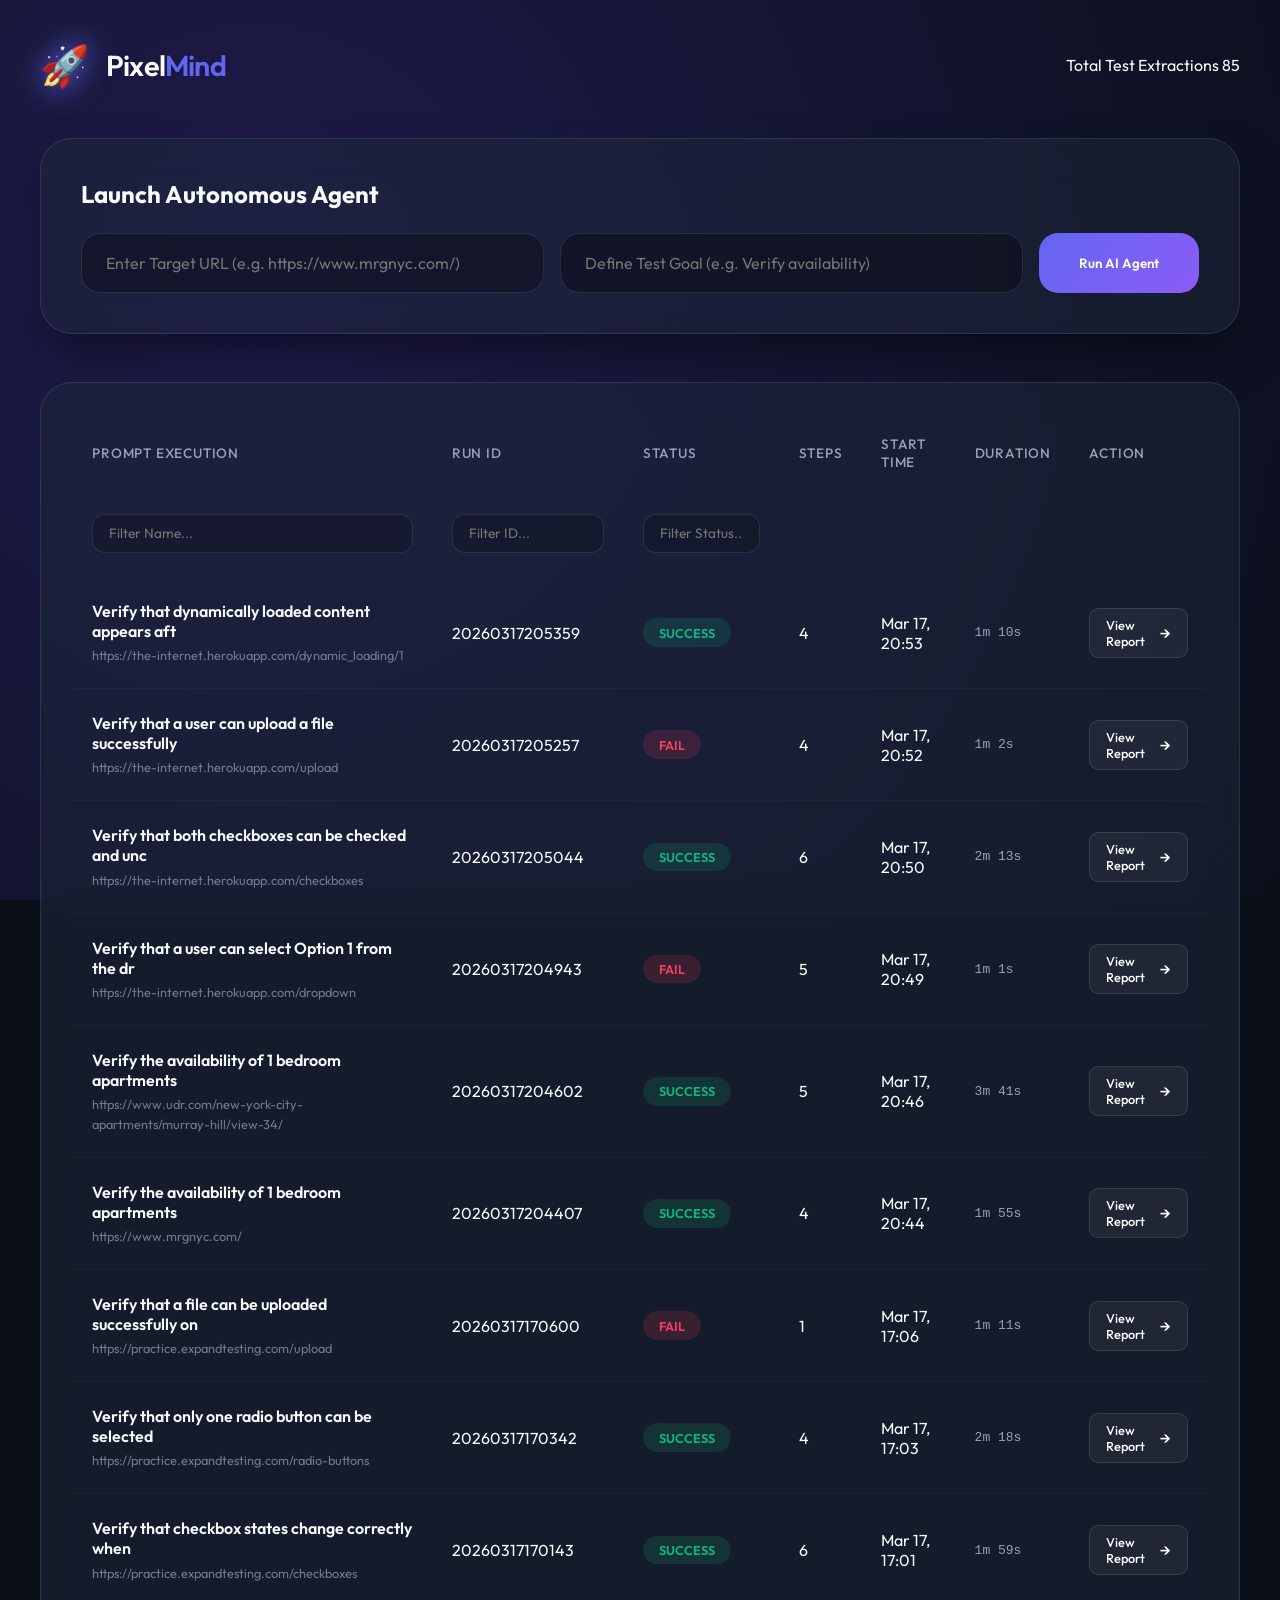
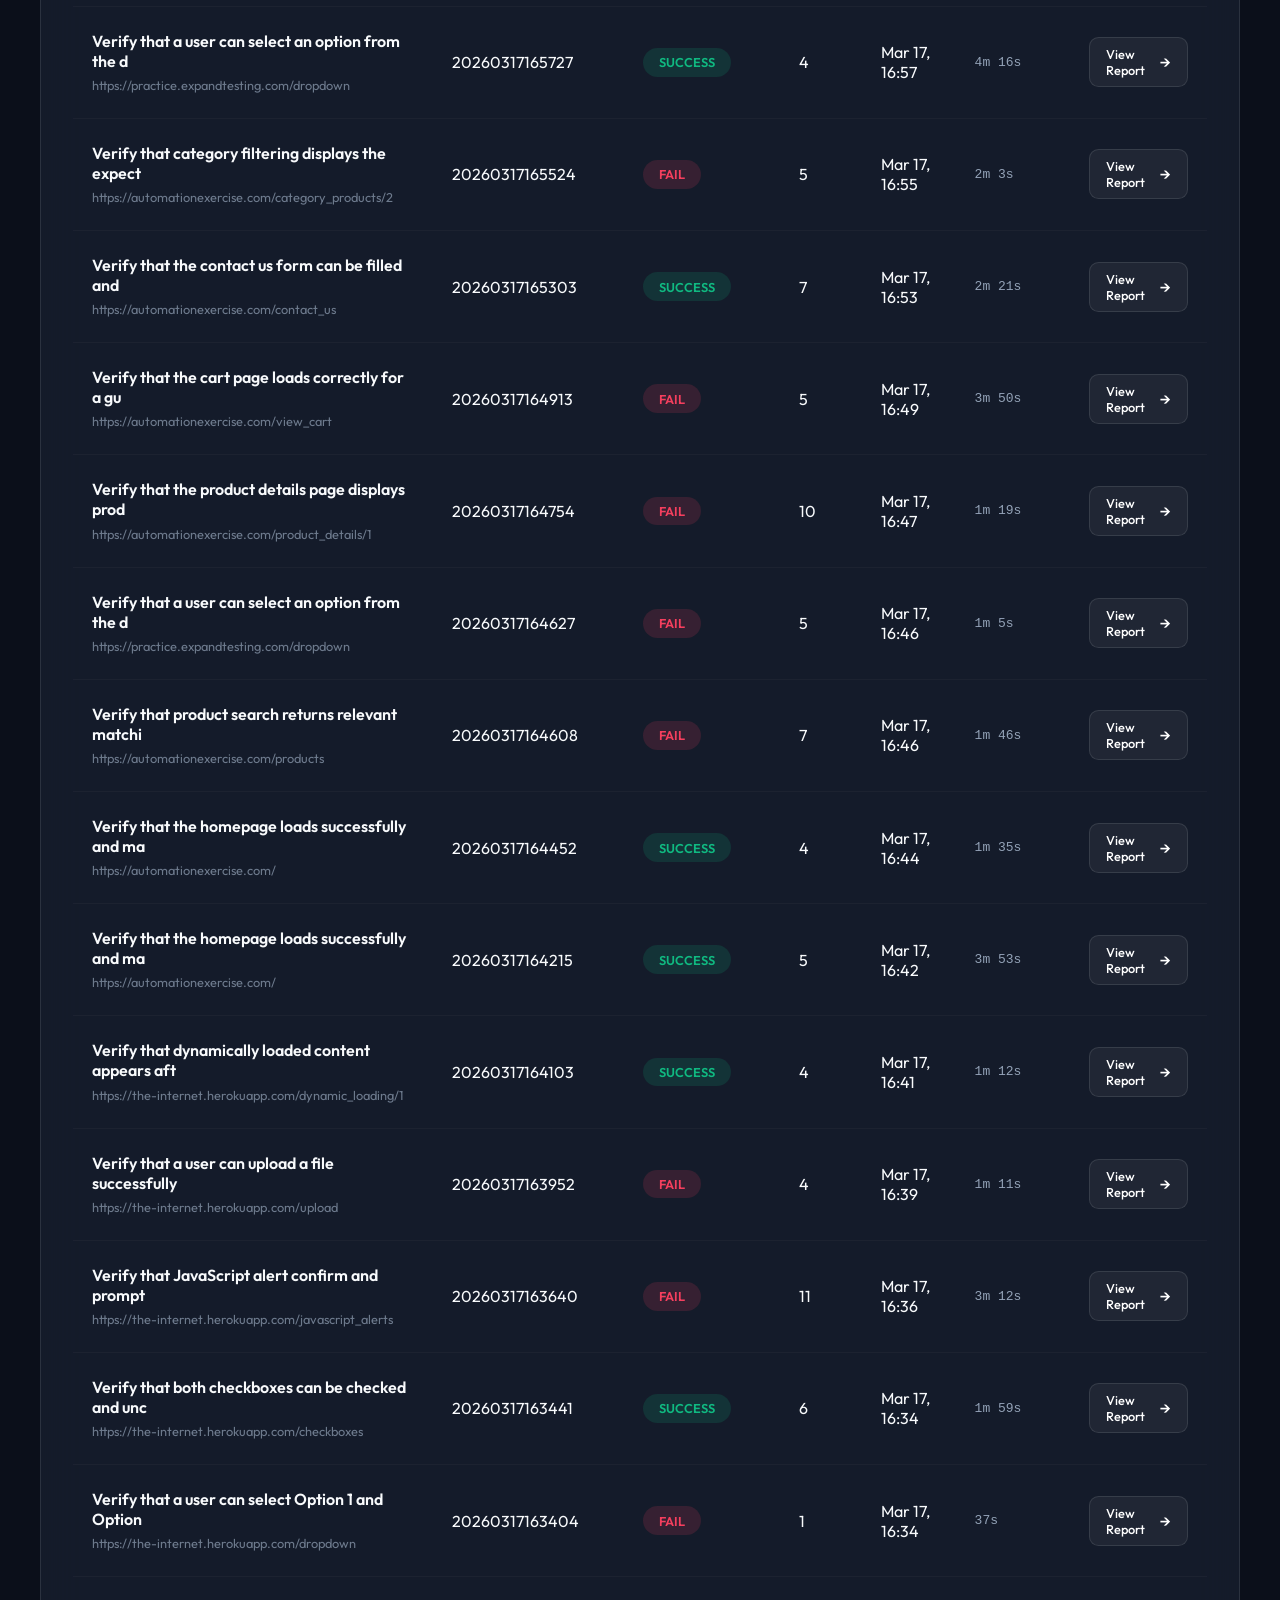
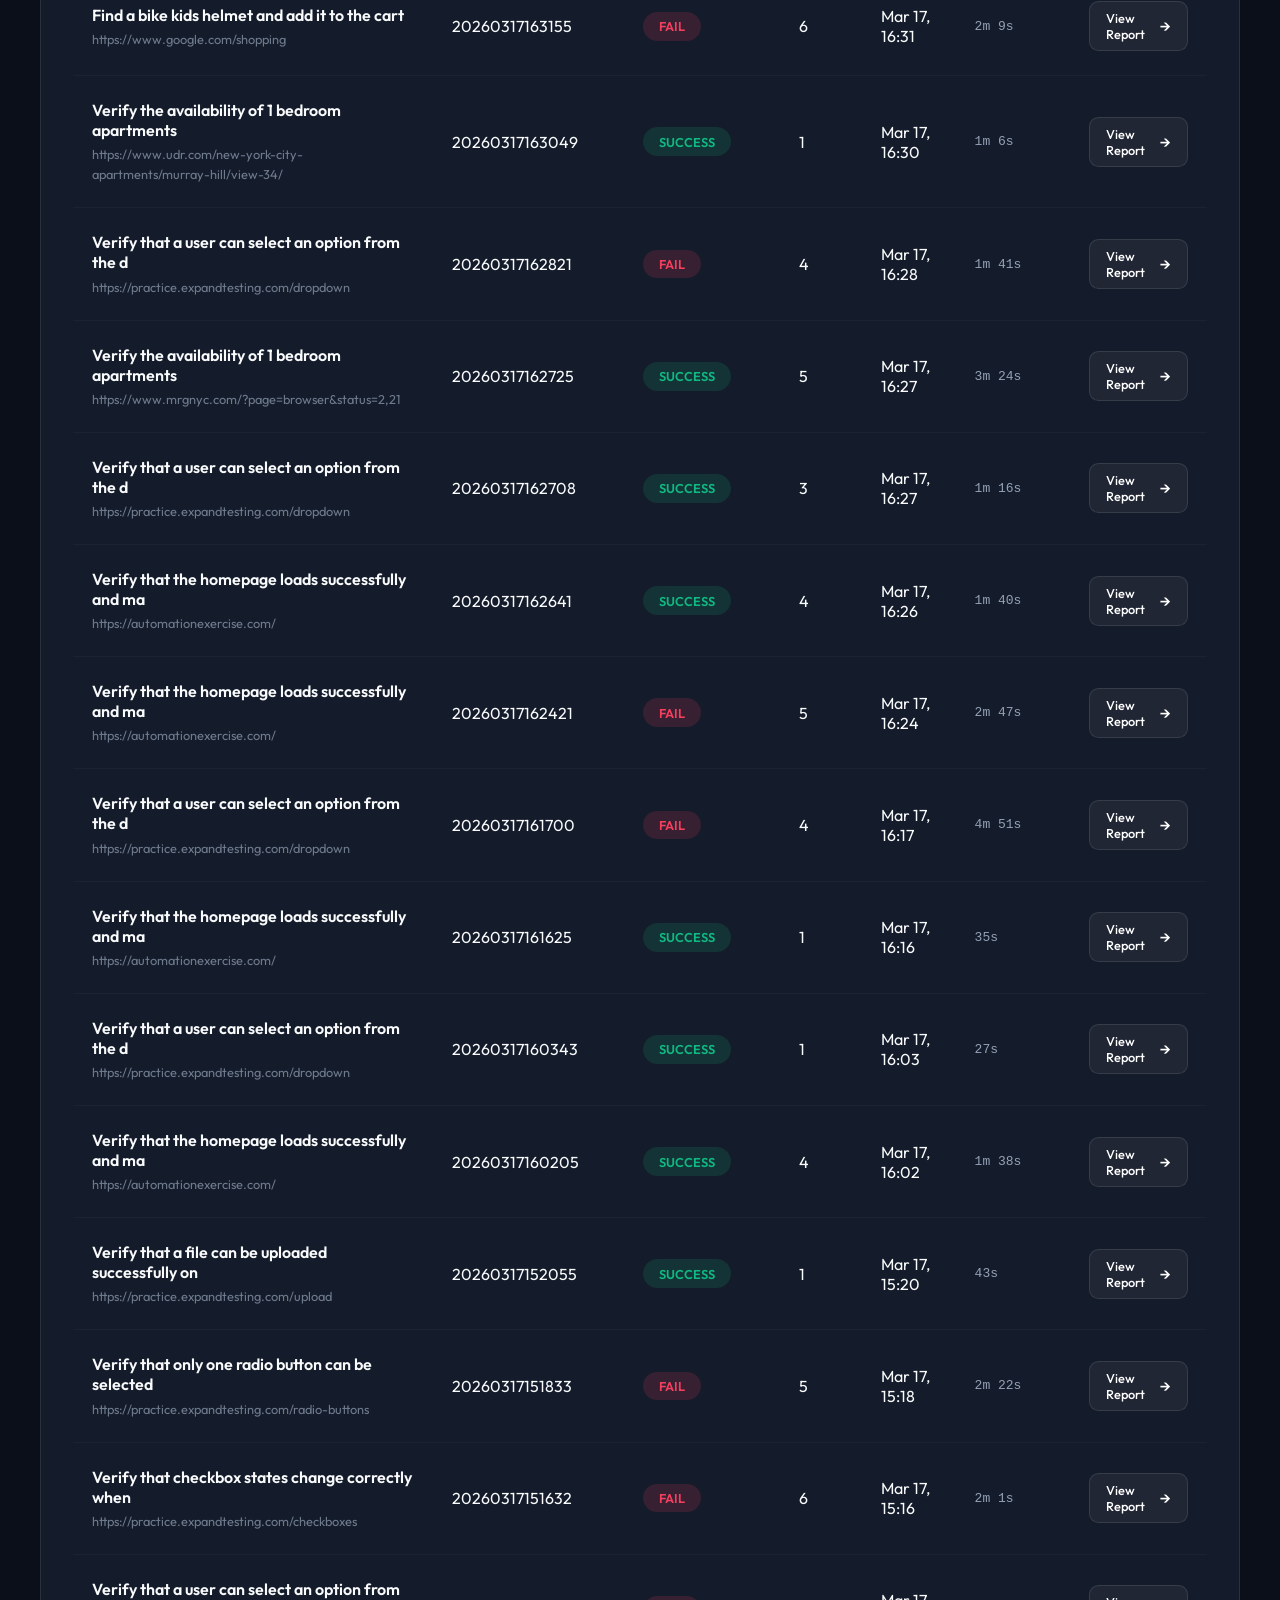
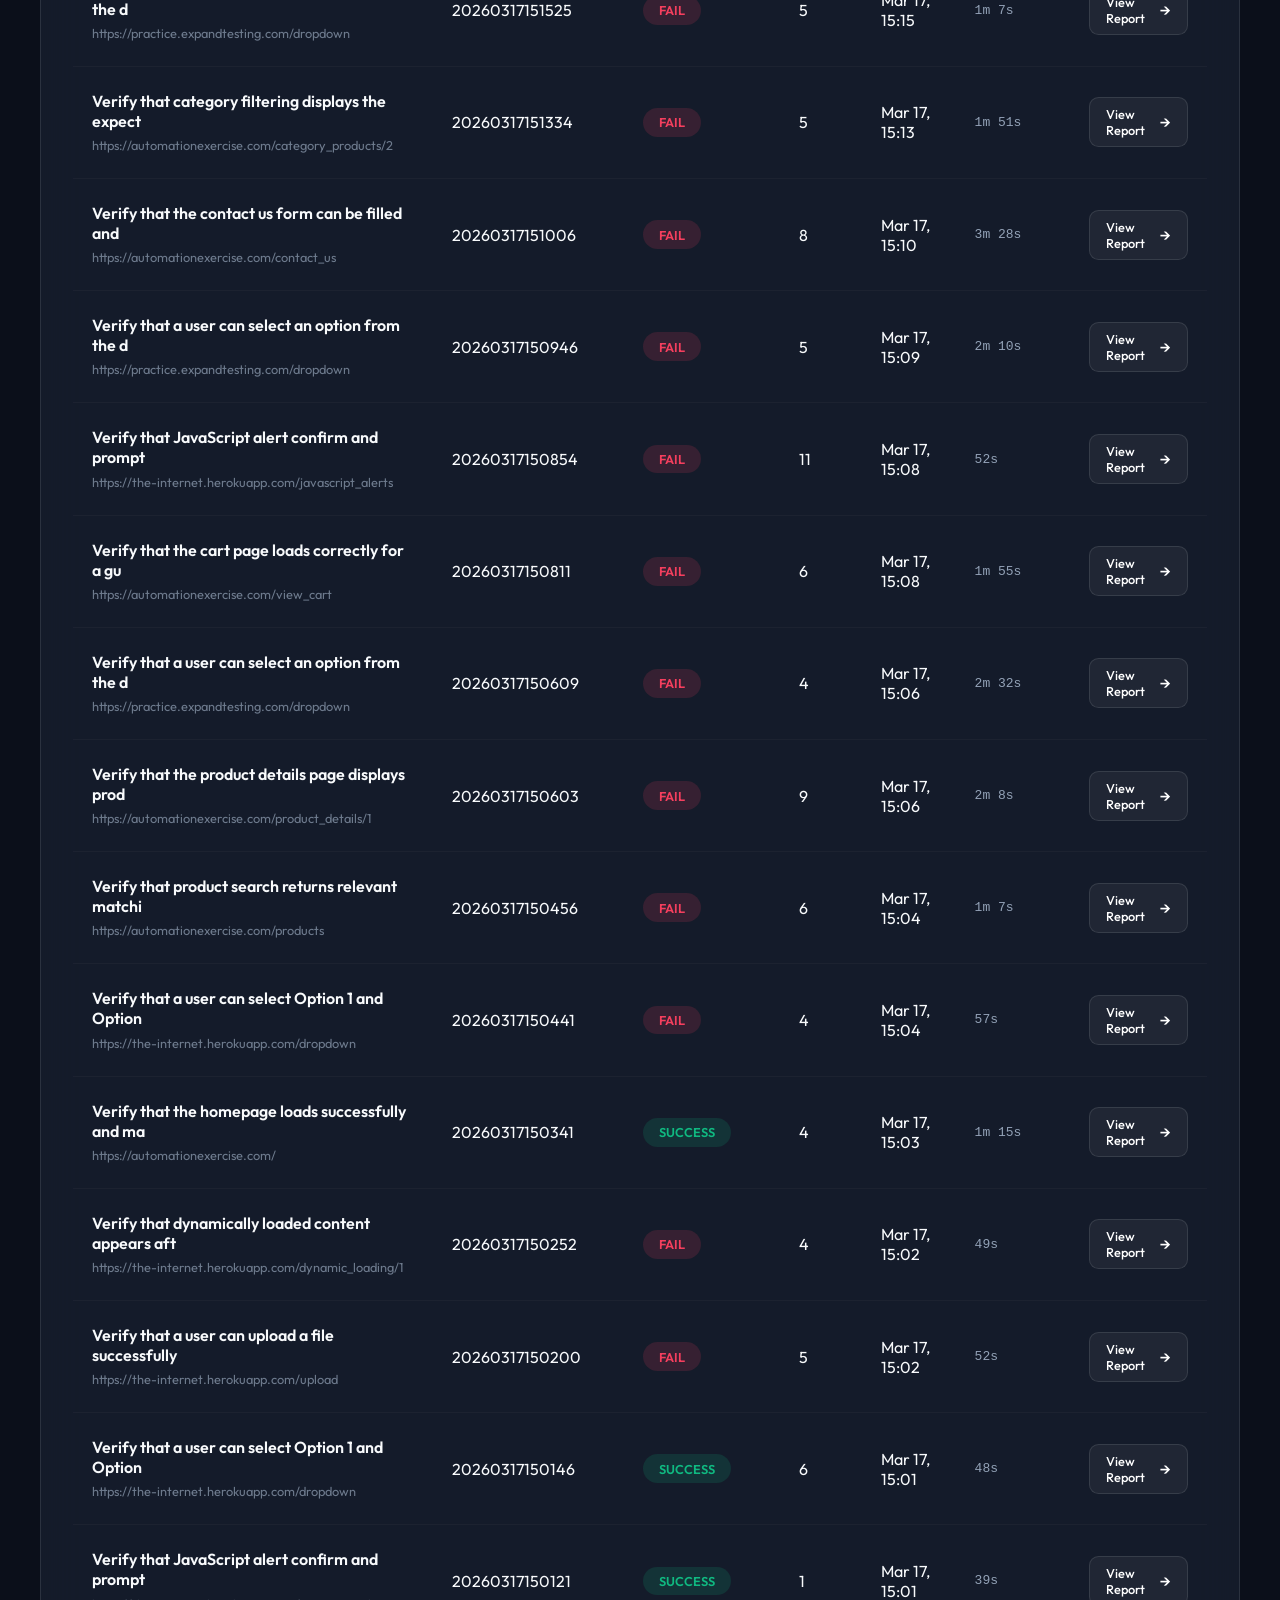
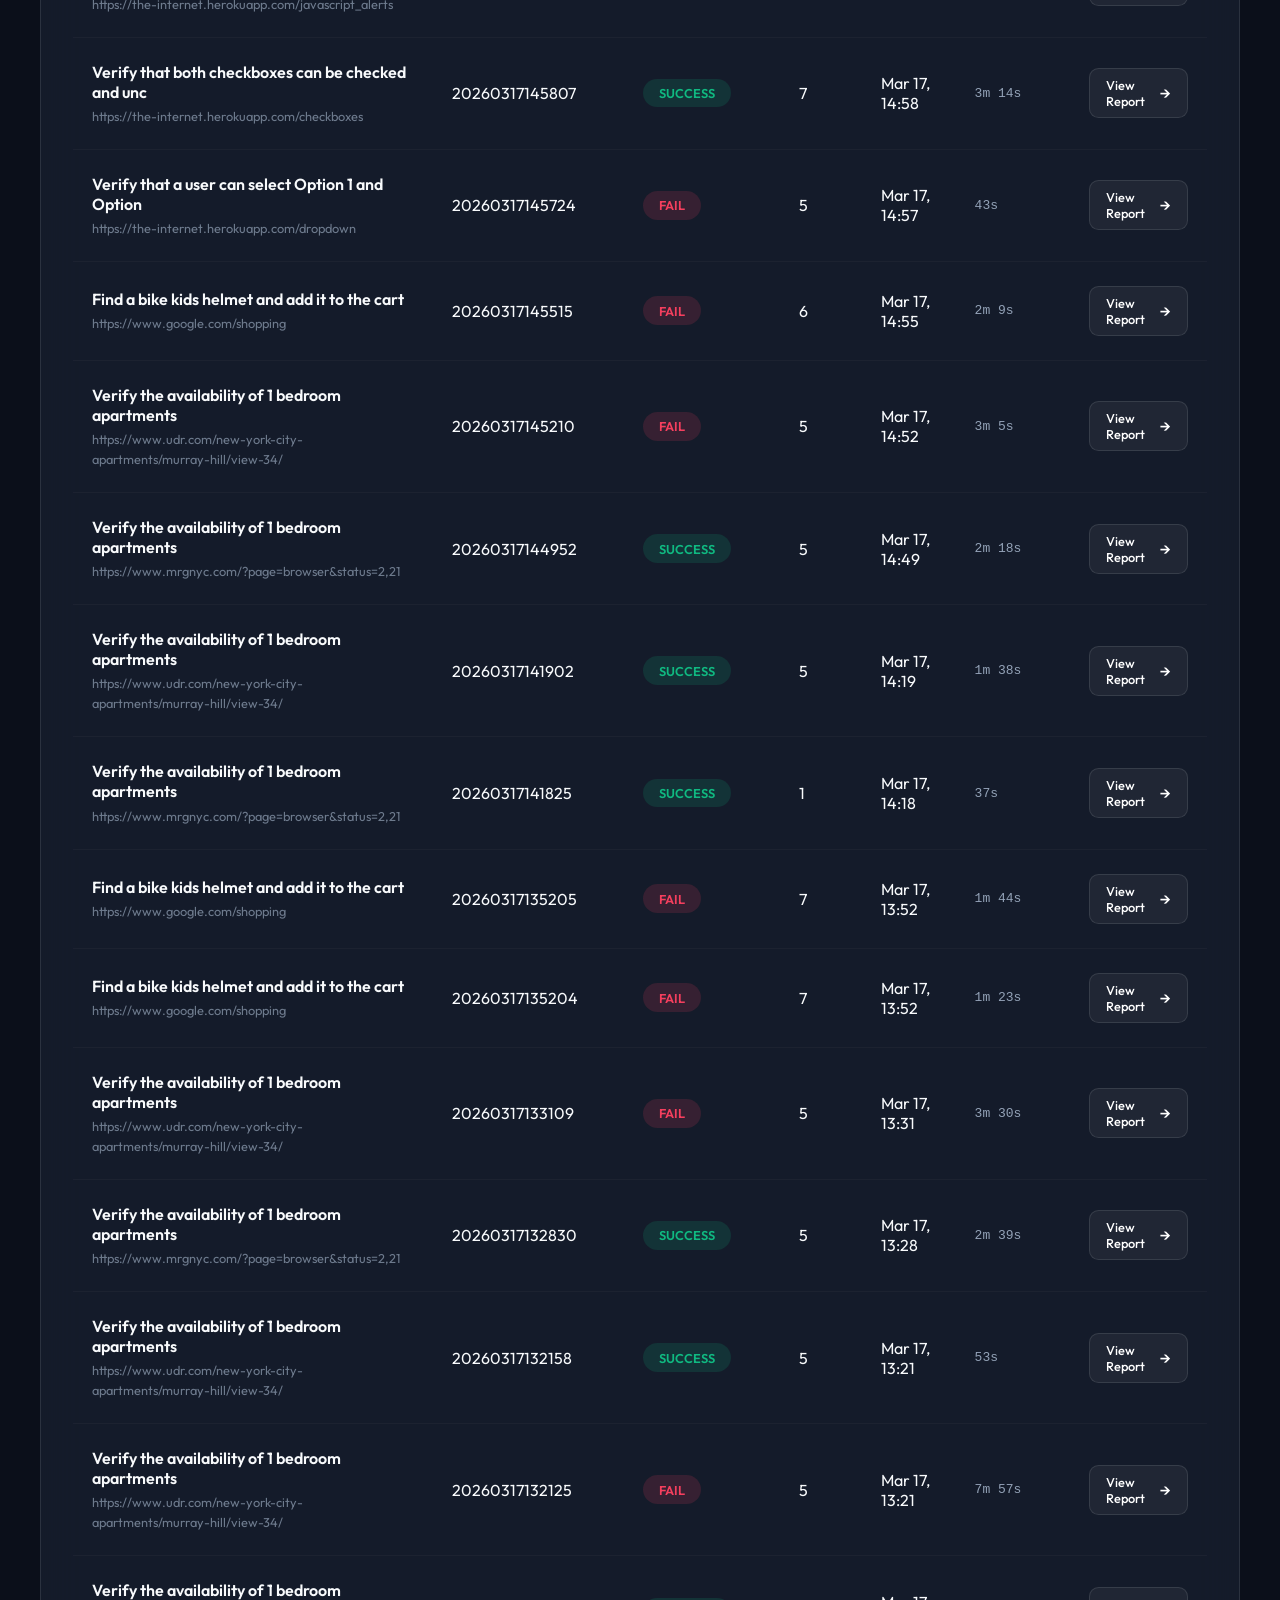
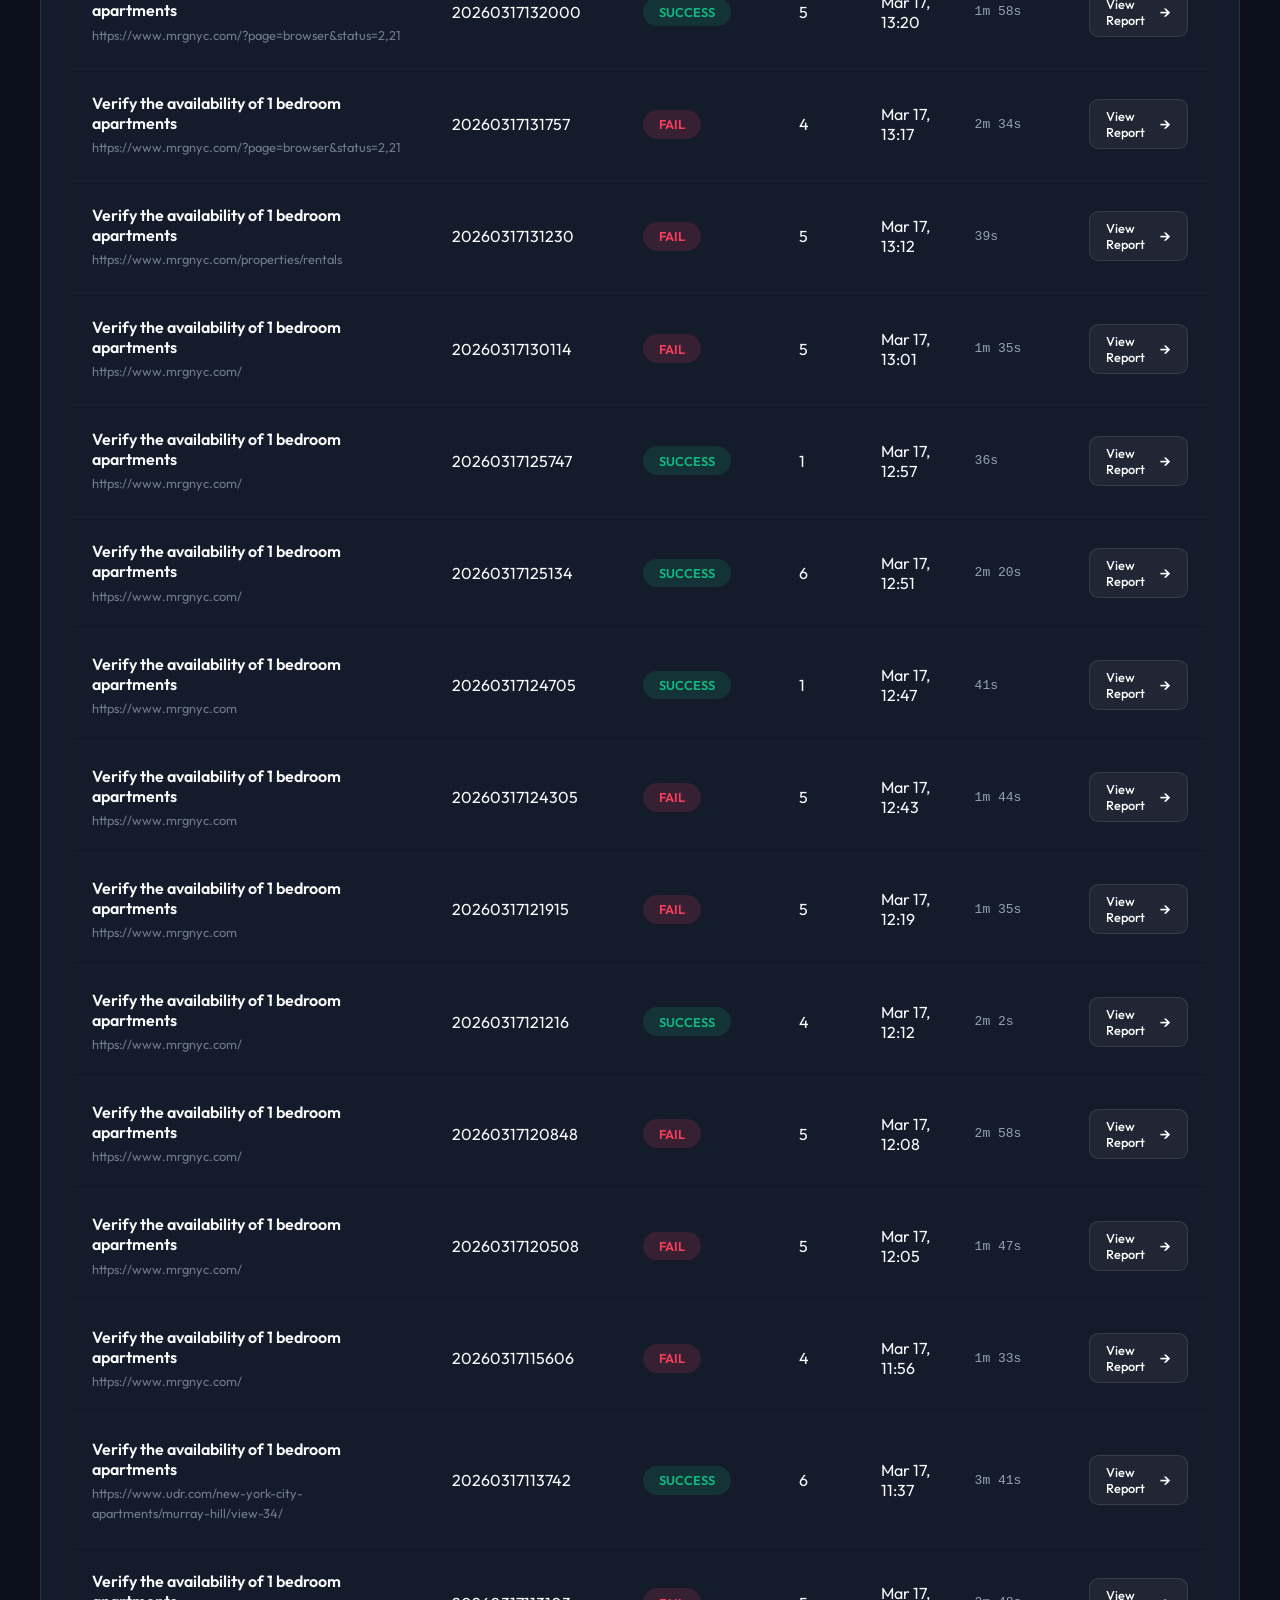
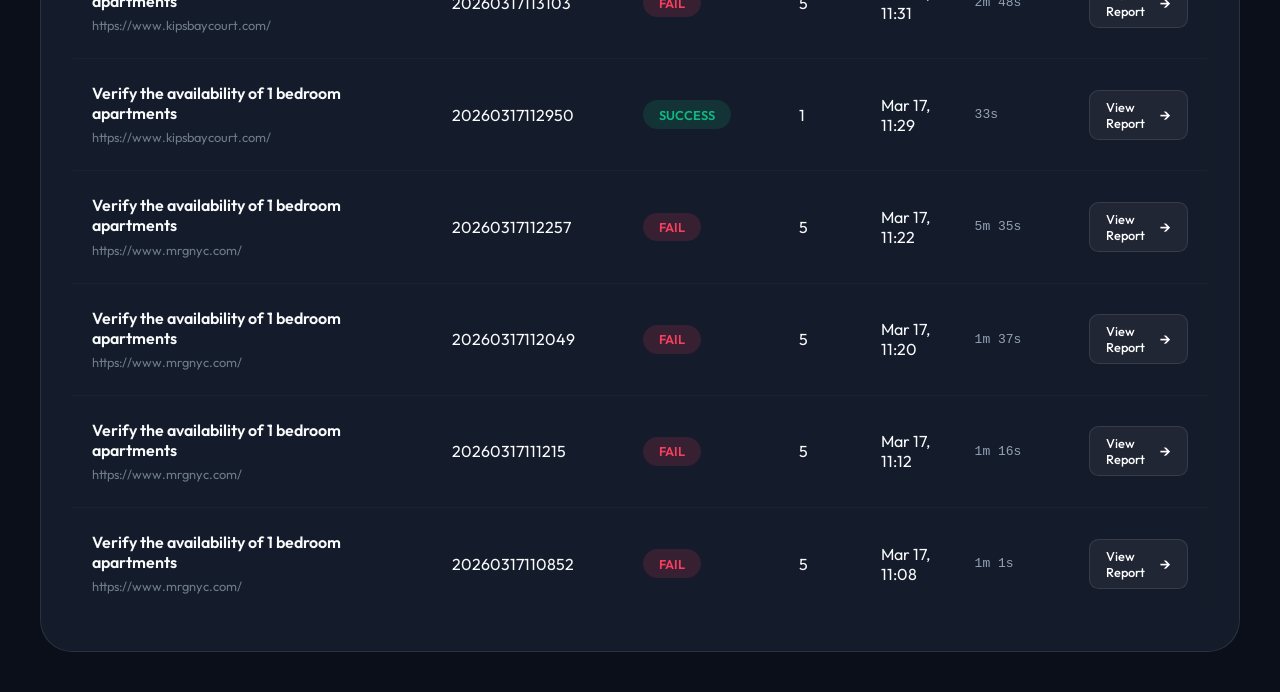
<file: dashboard/index.html>
<!DOCTYPE html>
<html lang="en">
<head>
    <meta charset="UTF-8">
    <meta name="viewport" content="width=device-width, initial-scale=1.0">
    <title>AI Testing Platform - Run Explorer</title>
    <link rel="stylesheet" href="style.css">
    <link href="https://fonts.googleapis.com/css2?family=Outfit:wght@300;400;500;600&display=swap" rel="stylesheet">
</head>
<body>
    <div class="glass-bg"></div>
    <div class="container">
        <header>
            <div class="logo">
                <span class="icon">🚀</span>
                <h1>Pixel<span>Mind</span></h1>
            </div>
            <div class="stats">
                <div class="stat-card">
                    <span class="label">Total Test Extractions</span>
                    <span class="value">85</span>
                </div>
            </div>
        </header>

        <section class="execution-control">
            <div class="control-card">
                <h2>Launch Autonomous Agent</h2>
                <div class="input-group">
                    <input type="text" id="test-url" placeholder="Enter Target URL (e.g. https://www.mrgnyc.com/)">
                    <input type="text" id="test-goal" placeholder="Define Test Goal (e.g. Verify availability)">
                    <button id="run-btn" onclick="startTest()">Run AI Agent</button>
                </div>
                <div id="live-status" class="live-status hidden">
                    <div class="pulse-icon"></div>
                    <span id="status-text">Initialising...</span>
                    <div class="progress-bar"><div id="progress-fill"></div></div>
                </div>
            </div>
        </section>

        <main>
            <section class="explorer-card">
                <div class="table-container">
                    <table class="run-table" id="runs-table">
                        <thead>
                            <tr class="header-row">
                                <th>Prompt execution</th>
                                <th>Run ID</th>
                                <th>Status</th>
                                <th>Steps</th>
                                <th>Start Time</th>
                                <th>Duration</th>
                                <th>Action</th>
                            </tr>
                            <tr class="filter-row">
                                <td><input type="text" id="filter-name" placeholder="Filter Name..." onkeyup="filterTable()"></td>
                                <td><input type="text" id="filter-id" placeholder="Filter ID..." onkeyup="filterTable()"></td>
                                <td><input type="text" id="filter-status" placeholder="Filter Status..." onkeyup="filterTable()"></td>
                                <td></td>
                                <td></td>
                                <td></td>
                                <td></td>
                            </tr>
                        </thead>
                        <tbody>
                            
        <tr>
            <td>
                <span class="run-name">Verify that dynamically loaded content appears aft</span>
                <span class="run-url">https://the-internet.herokuapp.com/dynamic_loading/1</span>
            </td>
            <td>20260317205359</td>
            <td><span class="status-pill success">SUCCESS</span></td>
            <td>4</td>
            <td>Mar 17, 20:53</td>
            <td class="run-duration">1m 10s</td>
            <td><a href="report_20260317_205359_Verify_that_dynamically_loaded_content_appears_aft.html" class="view-btn">View Report</a></td>
        </tr>
        
        <tr>
            <td>
                <span class="run-name">Verify that a user can upload a file successfully </span>
                <span class="run-url">https://the-internet.herokuapp.com/upload</span>
            </td>
            <td>20260317205257</td>
            <td><span class="status-pill fail">FAIL</span></td>
            <td>4</td>
            <td>Mar 17, 20:52</td>
            <td class="run-duration">1m 2s</td>
            <td><a href="report_20260317_205257_Verify_that_a_user_can_upload_a_file_successfully_.html" class="view-btn">View Report</a></td>
        </tr>
        
        <tr>
            <td>
                <span class="run-name">Verify that both checkboxes can be checked and unc</span>
                <span class="run-url">https://the-internet.herokuapp.com/checkboxes</span>
            </td>
            <td>20260317205044</td>
            <td><span class="status-pill success">SUCCESS</span></td>
            <td>6</td>
            <td>Mar 17, 20:50</td>
            <td class="run-duration">2m 13s</td>
            <td><a href="report_20260317_205044_Verify_that_both_checkboxes_can_be_checked_and_unc.html" class="view-btn">View Report</a></td>
        </tr>
        
        <tr>
            <td>
                <span class="run-name">Verify that a user can select Option 1 from the dr</span>
                <span class="run-url">https://the-internet.herokuapp.com/dropdown</span>
            </td>
            <td>20260317204943</td>
            <td><span class="status-pill fail">FAIL</span></td>
            <td>5</td>
            <td>Mar 17, 20:49</td>
            <td class="run-duration">1m 1s</td>
            <td><a href="report_20260317_204943_Verify_that_a_user_can_select_Option_1_from_the_dr.html" class="view-btn">View Report</a></td>
        </tr>
        
        <tr>
            <td>
                <span class="run-name">Verify the availability of 1 bedroom apartments</span>
                <span class="run-url">https://www.udr.com/new-york-city-apartments/murray-hill/view-34/</span>
            </td>
            <td>20260317204602</td>
            <td><span class="status-pill success">SUCCESS</span></td>
            <td>5</td>
            <td>Mar 17, 20:46</td>
            <td class="run-duration">3m 41s</td>
            <td><a href="report_20260317_204602_Verify_the_availability_of_1_bedroom_apartments.html" class="view-btn">View Report</a></td>
        </tr>
        
        <tr>
            <td>
                <span class="run-name">Verify the availability of 1 bedroom apartments</span>
                <span class="run-url">https://www.mrgnyc.com/</span>
            </td>
            <td>20260317204407</td>
            <td><span class="status-pill success">SUCCESS</span></td>
            <td>4</td>
            <td>Mar 17, 20:44</td>
            <td class="run-duration">1m 55s</td>
            <td><a href="report_20260317_204407_Verify_the_availability_of_1_bedroom_apartments.html" class="view-btn">View Report</a></td>
        </tr>
        
        <tr>
            <td>
                <span class="run-name">Verify that a file can be uploaded successfully on</span>
                <span class="run-url">https://practice.expandtesting.com/upload</span>
            </td>
            <td>20260317170600</td>
            <td><span class="status-pill fail">FAIL</span></td>
            <td>1</td>
            <td>Mar 17, 17:06</td>
            <td class="run-duration">1m 11s</td>
            <td><a href="report_20260317_170600_Verify_that_a_file_can_be_uploaded_successfully_on.html" class="view-btn">View Report</a></td>
        </tr>
        
        <tr>
            <td>
                <span class="run-name">Verify that only one radio button can be selected </span>
                <span class="run-url">https://practice.expandtesting.com/radio-buttons</span>
            </td>
            <td>20260317170342</td>
            <td><span class="status-pill success">SUCCESS</span></td>
            <td>4</td>
            <td>Mar 17, 17:03</td>
            <td class="run-duration">2m 18s</td>
            <td><a href="report_20260317_170342_Verify_that_only_one_radio_button_can_be_selected_.html" class="view-btn">View Report</a></td>
        </tr>
        
        <tr>
            <td>
                <span class="run-name">Verify that checkbox states change correctly when </span>
                <span class="run-url">https://practice.expandtesting.com/checkboxes</span>
            </td>
            <td>20260317170143</td>
            <td><span class="status-pill success">SUCCESS</span></td>
            <td>6</td>
            <td>Mar 17, 17:01</td>
            <td class="run-duration">1m 59s</td>
            <td><a href="report_20260317_170143_Verify_that_checkbox_states_change_correctly_when_.html" class="view-btn">View Report</a></td>
        </tr>
        
        <tr>
            <td>
                <span class="run-name">Verify that a user can select an option from the d</span>
                <span class="run-url">https://practice.expandtesting.com/dropdown</span>
            </td>
            <td>20260317165727</td>
            <td><span class="status-pill success">SUCCESS</span></td>
            <td>4</td>
            <td>Mar 17, 16:57</td>
            <td class="run-duration">4m 16s</td>
            <td><a href="report_20260317_165727_Verify_that_a_user_can_select_an_option_from_the_d.html" class="view-btn">View Report</a></td>
        </tr>
        
        <tr>
            <td>
                <span class="run-name">Verify that category filtering displays the expect</span>
                <span class="run-url">https://automationexercise.com/category_products/2</span>
            </td>
            <td>20260317165524</td>
            <td><span class="status-pill fail">FAIL</span></td>
            <td>5</td>
            <td>Mar 17, 16:55</td>
            <td class="run-duration">2m 3s</td>
            <td><a href="report_20260317_165524_Verify_that_category_filtering_displays_the_expect.html" class="view-btn">View Report</a></td>
        </tr>
        
        <tr>
            <td>
                <span class="run-name">Verify that the contact us form can be filled and </span>
                <span class="run-url">https://automationexercise.com/contact_us</span>
            </td>
            <td>20260317165303</td>
            <td><span class="status-pill success">SUCCESS</span></td>
            <td>7</td>
            <td>Mar 17, 16:53</td>
            <td class="run-duration">2m 21s</td>
            <td><a href="report_20260317_165303_Verify_that_the_contact_us_form_can_be_filled_and_.html" class="view-btn">View Report</a></td>
        </tr>
        
        <tr>
            <td>
                <span class="run-name">Verify that the cart page loads correctly for a gu</span>
                <span class="run-url">https://automationexercise.com/view_cart</span>
            </td>
            <td>20260317164913</td>
            <td><span class="status-pill fail">FAIL</span></td>
            <td>5</td>
            <td>Mar 17, 16:49</td>
            <td class="run-duration">3m 50s</td>
            <td><a href="report_20260317_164913_Verify_that_the_cart_page_loads_correctly_for_a_gu.html" class="view-btn">View Report</a></td>
        </tr>
        
        <tr>
            <td>
                <span class="run-name">Verify that the product details page displays prod</span>
                <span class="run-url">https://automationexercise.com/product_details/1</span>
            </td>
            <td>20260317164754</td>
            <td><span class="status-pill fail">FAIL</span></td>
            <td>10</td>
            <td>Mar 17, 16:47</td>
            <td class="run-duration">1m 19s</td>
            <td><a href="report_20260317_164754_Verify_that_the_product_details_page_displays_prod.html" class="view-btn">View Report</a></td>
        </tr>
        
        <tr>
            <td>
                <span class="run-name">Verify that a user can select an option from the d</span>
                <span class="run-url">https://practice.expandtesting.com/dropdown</span>
            </td>
            <td>20260317164627</td>
            <td><span class="status-pill fail">FAIL</span></td>
            <td>5</td>
            <td>Mar 17, 16:46</td>
            <td class="run-duration">1m 5s</td>
            <td><a href="report_20260317_164627_Verify_that_a_user_can_select_an_option_from_the_d.html" class="view-btn">View Report</a></td>
        </tr>
        
        <tr>
            <td>
                <span class="run-name">Verify that product search returns relevant matchi</span>
                <span class="run-url">https://automationexercise.com/products</span>
            </td>
            <td>20260317164608</td>
            <td><span class="status-pill fail">FAIL</span></td>
            <td>7</td>
            <td>Mar 17, 16:46</td>
            <td class="run-duration">1m 46s</td>
            <td><a href="report_20260317_164608_Verify_that_product_search_returns_relevant_matchi.html" class="view-btn">View Report</a></td>
        </tr>
        
        <tr>
            <td>
                <span class="run-name">Verify that the homepage loads successfully and ma</span>
                <span class="run-url">https://automationexercise.com/</span>
            </td>
            <td>20260317164452</td>
            <td><span class="status-pill success">SUCCESS</span></td>
            <td>4</td>
            <td>Mar 17, 16:44</td>
            <td class="run-duration">1m 35s</td>
            <td><a href="report_20260317_164452_Verify_that_the_homepage_loads_successfully_and_ma.html" class="view-btn">View Report</a></td>
        </tr>
        
        <tr>
            <td>
                <span class="run-name">Verify that the homepage loads successfully and ma</span>
                <span class="run-url">https://automationexercise.com/</span>
            </td>
            <td>20260317164215</td>
            <td><span class="status-pill success">SUCCESS</span></td>
            <td>5</td>
            <td>Mar 17, 16:42</td>
            <td class="run-duration">3m 53s</td>
            <td><a href="report_20260317_164215_Verify_that_the_homepage_loads_successfully_and_ma.html" class="view-btn">View Report</a></td>
        </tr>
        
        <tr>
            <td>
                <span class="run-name">Verify that dynamically loaded content appears aft</span>
                <span class="run-url">https://the-internet.herokuapp.com/dynamic_loading/1</span>
            </td>
            <td>20260317164103</td>
            <td><span class="status-pill success">SUCCESS</span></td>
            <td>4</td>
            <td>Mar 17, 16:41</td>
            <td class="run-duration">1m 12s</td>
            <td><a href="report_20260317_164103_Verify_that_dynamically_loaded_content_appears_aft.html" class="view-btn">View Report</a></td>
        </tr>
        
        <tr>
            <td>
                <span class="run-name">Verify that a user can upload a file successfully </span>
                <span class="run-url">https://the-internet.herokuapp.com/upload</span>
            </td>
            <td>20260317163952</td>
            <td><span class="status-pill fail">FAIL</span></td>
            <td>4</td>
            <td>Mar 17, 16:39</td>
            <td class="run-duration">1m 11s</td>
            <td><a href="report_20260317_163952_Verify_that_a_user_can_upload_a_file_successfully_.html" class="view-btn">View Report</a></td>
        </tr>
        
        <tr>
            <td>
                <span class="run-name">Verify that JavaScript alert  confirm  and prompt </span>
                <span class="run-url">https://the-internet.herokuapp.com/javascript_alerts</span>
            </td>
            <td>20260317163640</td>
            <td><span class="status-pill fail">FAIL</span></td>
            <td>11</td>
            <td>Mar 17, 16:36</td>
            <td class="run-duration">3m 12s</td>
            <td><a href="report_20260317_163640_Verify_that_JavaScript_alert__confirm__and_prompt_.html" class="view-btn">View Report</a></td>
        </tr>
        
        <tr>
            <td>
                <span class="run-name">Verify that both checkboxes can be checked and unc</span>
                <span class="run-url">https://the-internet.herokuapp.com/checkboxes</span>
            </td>
            <td>20260317163441</td>
            <td><span class="status-pill success">SUCCESS</span></td>
            <td>6</td>
            <td>Mar 17, 16:34</td>
            <td class="run-duration">1m 59s</td>
            <td><a href="report_20260317_163441_Verify_that_both_checkboxes_can_be_checked_and_unc.html" class="view-btn">View Report</a></td>
        </tr>
        
        <tr>
            <td>
                <span class="run-name">Verify that a user can select Option 1 and Option </span>
                <span class="run-url">https://the-internet.herokuapp.com/dropdown</span>
            </td>
            <td>20260317163404</td>
            <td><span class="status-pill fail">FAIL</span></td>
            <td>1</td>
            <td>Mar 17, 16:34</td>
            <td class="run-duration">37s</td>
            <td><a href="report_20260317_163404_Verify_that_a_user_can_select_Option_1_and_Option_.html" class="view-btn">View Report</a></td>
        </tr>
        
        <tr>
            <td>
                <span class="run-name">Find a bike kids helmet and add it to the cart</span>
                <span class="run-url">https://www.google.com/shopping</span>
            </td>
            <td>20260317163155</td>
            <td><span class="status-pill fail">FAIL</span></td>
            <td>6</td>
            <td>Mar 17, 16:31</td>
            <td class="run-duration">2m 9s</td>
            <td><a href="report_20260317_163155_Find_a_bike_kids_helmet_and_add_it_to_the_cart.html" class="view-btn">View Report</a></td>
        </tr>
        
        <tr>
            <td>
                <span class="run-name">Verify the availability of 1 bedroom apartments</span>
                <span class="run-url">https://www.udr.com/new-york-city-apartments/murray-hill/view-34/</span>
            </td>
            <td>20260317163049</td>
            <td><span class="status-pill success">SUCCESS</span></td>
            <td>1</td>
            <td>Mar 17, 16:30</td>
            <td class="run-duration">1m 6s</td>
            <td><a href="report_20260317_163049_Verify_the_availability_of_1_bedroom_apartments.html" class="view-btn">View Report</a></td>
        </tr>
        
        <tr>
            <td>
                <span class="run-name">Verify that a user can select an option from the d</span>
                <span class="run-url">https://practice.expandtesting.com/dropdown</span>
            </td>
            <td>20260317162821</td>
            <td><span class="status-pill fail">FAIL</span></td>
            <td>4</td>
            <td>Mar 17, 16:28</td>
            <td class="run-duration">1m 41s</td>
            <td><a href="report_20260317_162821_Verify_that_a_user_can_select_an_option_from_the_d.html" class="view-btn">View Report</a></td>
        </tr>
        
        <tr>
            <td>
                <span class="run-name">Verify the availability of 1 bedroom apartments</span>
                <span class="run-url">https://www.mrgnyc.com/?page=browser&status=2,21</span>
            </td>
            <td>20260317162725</td>
            <td><span class="status-pill success">SUCCESS</span></td>
            <td>5</td>
            <td>Mar 17, 16:27</td>
            <td class="run-duration">3m 24s</td>
            <td><a href="report_20260317_162725_Verify_the_availability_of_1_bedroom_apartments.html" class="view-btn">View Report</a></td>
        </tr>
        
        <tr>
            <td>
                <span class="run-name">Verify that a user can select an option from the d</span>
                <span class="run-url">https://practice.expandtesting.com/dropdown</span>
            </td>
            <td>20260317162708</td>
            <td><span class="status-pill success">SUCCESS</span></td>
            <td>3</td>
            <td>Mar 17, 16:27</td>
            <td class="run-duration">1m 16s</td>
            <td><a href="report_20260317_162708_Verify_that_a_user_can_select_an_option_from_the_d.html" class="view-btn">View Report</a></td>
        </tr>
        
        <tr>
            <td>
                <span class="run-name">Verify that the homepage loads successfully and ma</span>
                <span class="run-url">https://automationexercise.com/</span>
            </td>
            <td>20260317162641</td>
            <td><span class="status-pill success">SUCCESS</span></td>
            <td>4</td>
            <td>Mar 17, 16:26</td>
            <td class="run-duration">1m 40s</td>
            <td><a href="report_20260317_162641_Verify_that_the_homepage_loads_successfully_and_ma.html" class="view-btn">View Report</a></td>
        </tr>
        
        <tr>
            <td>
                <span class="run-name">Verify that the homepage loads successfully and ma</span>
                <span class="run-url">https://automationexercise.com/</span>
            </td>
            <td>20260317162421</td>
            <td><span class="status-pill fail">FAIL</span></td>
            <td>5</td>
            <td>Mar 17, 16:24</td>
            <td class="run-duration">2m 47s</td>
            <td><a href="report_20260317_162421_Verify_that_the_homepage_loads_successfully_and_ma.html" class="view-btn">View Report</a></td>
        </tr>
        
        <tr>
            <td>
                <span class="run-name">Verify that a user can select an option from the d</span>
                <span class="run-url">https://practice.expandtesting.com/dropdown</span>
            </td>
            <td>20260317161700</td>
            <td><span class="status-pill fail">FAIL</span></td>
            <td>4</td>
            <td>Mar 17, 16:17</td>
            <td class="run-duration">4m 51s</td>
            <td><a href="report_20260317_161700_Verify_that_a_user_can_select_an_option_from_the_d.html" class="view-btn">View Report</a></td>
        </tr>
        
        <tr>
            <td>
                <span class="run-name">Verify that the homepage loads successfully and ma</span>
                <span class="run-url">https://automationexercise.com/</span>
            </td>
            <td>20260317161625</td>
            <td><span class="status-pill success">SUCCESS</span></td>
            <td>1</td>
            <td>Mar 17, 16:16</td>
            <td class="run-duration">35s</td>
            <td><a href="report_20260317_161625_Verify_that_the_homepage_loads_successfully_and_ma.html" class="view-btn">View Report</a></td>
        </tr>
        
        <tr>
            <td>
                <span class="run-name">Verify that a user can select an option from the d</span>
                <span class="run-url">https://practice.expandtesting.com/dropdown</span>
            </td>
            <td>20260317160343</td>
            <td><span class="status-pill success">SUCCESS</span></td>
            <td>1</td>
            <td>Mar 17, 16:03</td>
            <td class="run-duration">27s</td>
            <td><a href="report_20260317_160343_Verify_that_a_user_can_select_an_option_from_the_d.html" class="view-btn">View Report</a></td>
        </tr>
        
        <tr>
            <td>
                <span class="run-name">Verify that the homepage loads successfully and ma</span>
                <span class="run-url">https://automationexercise.com/</span>
            </td>
            <td>20260317160205</td>
            <td><span class="status-pill success">SUCCESS</span></td>
            <td>4</td>
            <td>Mar 17, 16:02</td>
            <td class="run-duration">1m 38s</td>
            <td><a href="report_20260317_160205_Verify_that_the_homepage_loads_successfully_and_ma.html" class="view-btn">View Report</a></td>
        </tr>
        
        <tr>
            <td>
                <span class="run-name">Verify that a file can be uploaded successfully on</span>
                <span class="run-url">https://practice.expandtesting.com/upload</span>
            </td>
            <td>20260317152055</td>
            <td><span class="status-pill success">SUCCESS</span></td>
            <td>1</td>
            <td>Mar 17, 15:20</td>
            <td class="run-duration">43s</td>
            <td><a href="report_20260317_152055_Verify_that_a_file_can_be_uploaded_successfully_on.html" class="view-btn">View Report</a></td>
        </tr>
        
        <tr>
            <td>
                <span class="run-name">Verify that only one radio button can be selected </span>
                <span class="run-url">https://practice.expandtesting.com/radio-buttons</span>
            </td>
            <td>20260317151833</td>
            <td><span class="status-pill fail">FAIL</span></td>
            <td>5</td>
            <td>Mar 17, 15:18</td>
            <td class="run-duration">2m 22s</td>
            <td><a href="report_20260317_151833_Verify_that_only_one_radio_button_can_be_selected_.html" class="view-btn">View Report</a></td>
        </tr>
        
        <tr>
            <td>
                <span class="run-name">Verify that checkbox states change correctly when </span>
                <span class="run-url">https://practice.expandtesting.com/checkboxes</span>
            </td>
            <td>20260317151632</td>
            <td><span class="status-pill fail">FAIL</span></td>
            <td>6</td>
            <td>Mar 17, 15:16</td>
            <td class="run-duration">2m 1s</td>
            <td><a href="report_20260317_151632_Verify_that_checkbox_states_change_correctly_when_.html" class="view-btn">View Report</a></td>
        </tr>
        
        <tr>
            <td>
                <span class="run-name">Verify that a user can select an option from the d</span>
                <span class="run-url">https://practice.expandtesting.com/dropdown</span>
            </td>
            <td>20260317151525</td>
            <td><span class="status-pill fail">FAIL</span></td>
            <td>5</td>
            <td>Mar 17, 15:15</td>
            <td class="run-duration">1m 7s</td>
            <td><a href="report_20260317_151525_Verify_that_a_user_can_select_an_option_from_the_d.html" class="view-btn">View Report</a></td>
        </tr>
        
        <tr>
            <td>
                <span class="run-name">Verify that category filtering displays the expect</span>
                <span class="run-url">https://automationexercise.com/category_products/2</span>
            </td>
            <td>20260317151334</td>
            <td><span class="status-pill fail">FAIL</span></td>
            <td>5</td>
            <td>Mar 17, 15:13</td>
            <td class="run-duration">1m 51s</td>
            <td><a href="report_20260317_151334_Verify_that_category_filtering_displays_the_expect.html" class="view-btn">View Report</a></td>
        </tr>
        
        <tr>
            <td>
                <span class="run-name">Verify that the contact us form can be filled and </span>
                <span class="run-url">https://automationexercise.com/contact_us</span>
            </td>
            <td>20260317151006</td>
            <td><span class="status-pill fail">FAIL</span></td>
            <td>8</td>
            <td>Mar 17, 15:10</td>
            <td class="run-duration">3m 28s</td>
            <td><a href="report_20260317_151006_Verify_that_the_contact_us_form_can_be_filled_and_.html" class="view-btn">View Report</a></td>
        </tr>
        
        <tr>
            <td>
                <span class="run-name">Verify that a user can select an option from the d</span>
                <span class="run-url">https://practice.expandtesting.com/dropdown</span>
            </td>
            <td>20260317150946</td>
            <td><span class="status-pill fail">FAIL</span></td>
            <td>5</td>
            <td>Mar 17, 15:09</td>
            <td class="run-duration">2m 10s</td>
            <td><a href="report_20260317_150946_Verify_that_a_user_can_select_an_option_from_the_d.html" class="view-btn">View Report</a></td>
        </tr>
        
        <tr>
            <td>
                <span class="run-name">Verify that JavaScript alert  confirm  and prompt </span>
                <span class="run-url">https://the-internet.herokuapp.com/javascript_alerts</span>
            </td>
            <td>20260317150854</td>
            <td><span class="status-pill fail">FAIL</span></td>
            <td>11</td>
            <td>Mar 17, 15:08</td>
            <td class="run-duration">52s</td>
            <td><a href="report_20260317_150854_Verify_that_JavaScript_alert__confirm__and_prompt_.html" class="view-btn">View Report</a></td>
        </tr>
        
        <tr>
            <td>
                <span class="run-name">Verify that the cart page loads correctly for a gu</span>
                <span class="run-url">https://automationexercise.com/view_cart</span>
            </td>
            <td>20260317150811</td>
            <td><span class="status-pill fail">FAIL</span></td>
            <td>6</td>
            <td>Mar 17, 15:08</td>
            <td class="run-duration">1m 55s</td>
            <td><a href="report_20260317_150811_Verify_that_the_cart_page_loads_correctly_for_a_gu.html" class="view-btn">View Report</a></td>
        </tr>
        
        <tr>
            <td>
                <span class="run-name">Verify that a user can select an option from the d</span>
                <span class="run-url">https://practice.expandtesting.com/dropdown</span>
            </td>
            <td>20260317150609</td>
            <td><span class="status-pill fail">FAIL</span></td>
            <td>4</td>
            <td>Mar 17, 15:06</td>
            <td class="run-duration">2m 32s</td>
            <td><a href="report_20260317_150609_Verify_that_a_user_can_select_an_option_from_the_d.html" class="view-btn">View Report</a></td>
        </tr>
        
        <tr>
            <td>
                <span class="run-name">Verify that the product details page displays prod</span>
                <span class="run-url">https://automationexercise.com/product_details/1</span>
            </td>
            <td>20260317150603</td>
            <td><span class="status-pill fail">FAIL</span></td>
            <td>9</td>
            <td>Mar 17, 15:06</td>
            <td class="run-duration">2m 8s</td>
            <td><a href="report_20260317_150603_Verify_that_the_product_details_page_displays_prod.html" class="view-btn">View Report</a></td>
        </tr>
        
        <tr>
            <td>
                <span class="run-name">Verify that product search returns relevant matchi</span>
                <span class="run-url">https://automationexercise.com/products</span>
            </td>
            <td>20260317150456</td>
            <td><span class="status-pill fail">FAIL</span></td>
            <td>6</td>
            <td>Mar 17, 15:04</td>
            <td class="run-duration">1m 7s</td>
            <td><a href="report_20260317_150456_Verify_that_product_search_returns_relevant_matchi.html" class="view-btn">View Report</a></td>
        </tr>
        
        <tr>
            <td>
                <span class="run-name">Verify that a user can select Option 1 and Option </span>
                <span class="run-url">https://the-internet.herokuapp.com/dropdown</span>
            </td>
            <td>20260317150441</td>
            <td><span class="status-pill fail">FAIL</span></td>
            <td>4</td>
            <td>Mar 17, 15:04</td>
            <td class="run-duration">57s</td>
            <td><a href="report_20260317_150441_Verify_that_a_user_can_select_Option_1_and_Option_.html" class="view-btn">View Report</a></td>
        </tr>
        
        <tr>
            <td>
                <span class="run-name">Verify that the homepage loads successfully and ma</span>
                <span class="run-url">https://automationexercise.com/</span>
            </td>
            <td>20260317150341</td>
            <td><span class="status-pill success">SUCCESS</span></td>
            <td>4</td>
            <td>Mar 17, 15:03</td>
            <td class="run-duration">1m 15s</td>
            <td><a href="report_20260317_150341_Verify_that_the_homepage_loads_successfully_and_ma.html" class="view-btn">View Report</a></td>
        </tr>
        
        <tr>
            <td>
                <span class="run-name">Verify that dynamically loaded content appears aft</span>
                <span class="run-url">https://the-internet.herokuapp.com/dynamic_loading/1</span>
            </td>
            <td>20260317150252</td>
            <td><span class="status-pill fail">FAIL</span></td>
            <td>4</td>
            <td>Mar 17, 15:02</td>
            <td class="run-duration">49s</td>
            <td><a href="report_20260317_150252_Verify_that_dynamically_loaded_content_appears_aft.html" class="view-btn">View Report</a></td>
        </tr>
        
        <tr>
            <td>
                <span class="run-name">Verify that a user can upload a file successfully </span>
                <span class="run-url">https://the-internet.herokuapp.com/upload</span>
            </td>
            <td>20260317150200</td>
            <td><span class="status-pill fail">FAIL</span></td>
            <td>5</td>
            <td>Mar 17, 15:02</td>
            <td class="run-duration">52s</td>
            <td><a href="report_20260317_150200_Verify_that_a_user_can_upload_a_file_successfully_.html" class="view-btn">View Report</a></td>
        </tr>
        
        <tr>
            <td>
                <span class="run-name">Verify that a user can select Option 1 and Option </span>
                <span class="run-url">https://the-internet.herokuapp.com/dropdown</span>
            </td>
            <td>20260317150146</td>
            <td><span class="status-pill success">SUCCESS</span></td>
            <td>6</td>
            <td>Mar 17, 15:01</td>
            <td class="run-duration">48s</td>
            <td><a href="report_20260317_150146_Verify_that_a_user_can_select_Option_1_and_Option_.html" class="view-btn">View Report</a></td>
        </tr>
        
        <tr>
            <td>
                <span class="run-name">Verify that JavaScript alert  confirm  and prompt </span>
                <span class="run-url">https://the-internet.herokuapp.com/javascript_alerts</span>
            </td>
            <td>20260317150121</td>
            <td><span class="status-pill success">SUCCESS</span></td>
            <td>1</td>
            <td>Mar 17, 15:01</td>
            <td class="run-duration">39s</td>
            <td><a href="report_20260317_150121_Verify_that_JavaScript_alert__confirm__and_prompt_.html" class="view-btn">View Report</a></td>
        </tr>
        
        <tr>
            <td>
                <span class="run-name">Verify that both checkboxes can be checked and unc</span>
                <span class="run-url">https://the-internet.herokuapp.com/checkboxes</span>
            </td>
            <td>20260317145807</td>
            <td><span class="status-pill success">SUCCESS</span></td>
            <td>7</td>
            <td>Mar 17, 14:58</td>
            <td class="run-duration">3m 14s</td>
            <td><a href="report_20260317_145807_Verify_that_both_checkboxes_can_be_checked_and_unc.html" class="view-btn">View Report</a></td>
        </tr>
        
        <tr>
            <td>
                <span class="run-name">Verify that a user can select Option 1 and Option </span>
                <span class="run-url">https://the-internet.herokuapp.com/dropdown</span>
            </td>
            <td>20260317145724</td>
            <td><span class="status-pill fail">FAIL</span></td>
            <td>5</td>
            <td>Mar 17, 14:57</td>
            <td class="run-duration">43s</td>
            <td><a href="report_20260317_145724_Verify_that_a_user_can_select_Option_1_and_Option_.html" class="view-btn">View Report</a></td>
        </tr>
        
        <tr>
            <td>
                <span class="run-name">Find a bike kids helmet and add it to the cart</span>
                <span class="run-url">https://www.google.com/shopping</span>
            </td>
            <td>20260317145515</td>
            <td><span class="status-pill fail">FAIL</span></td>
            <td>6</td>
            <td>Mar 17, 14:55</td>
            <td class="run-duration">2m 9s</td>
            <td><a href="report_20260317_145515_Find_a_bike_kids_helmet_and_add_it_to_the_cart.html" class="view-btn">View Report</a></td>
        </tr>
        
        <tr>
            <td>
                <span class="run-name">Verify the availability of 1 bedroom apartments</span>
                <span class="run-url">https://www.udr.com/new-york-city-apartments/murray-hill/view-34/</span>
            </td>
            <td>20260317145210</td>
            <td><span class="status-pill fail">FAIL</span></td>
            <td>5</td>
            <td>Mar 17, 14:52</td>
            <td class="run-duration">3m 5s</td>
            <td><a href="report_20260317_145210_Verify_the_availability_of_1_bedroom_apartments.html" class="view-btn">View Report</a></td>
        </tr>
        
        <tr>
            <td>
                <span class="run-name">Verify the availability of 1 bedroom apartments</span>
                <span class="run-url">https://www.mrgnyc.com/?page=browser&status=2,21</span>
            </td>
            <td>20260317144952</td>
            <td><span class="status-pill success">SUCCESS</span></td>
            <td>5</td>
            <td>Mar 17, 14:49</td>
            <td class="run-duration">2m 18s</td>
            <td><a href="report_20260317_144952_Verify_the_availability_of_1_bedroom_apartments.html" class="view-btn">View Report</a></td>
        </tr>
        
        <tr>
            <td>
                <span class="run-name">Verify the availability of 1 bedroom apartments</span>
                <span class="run-url">https://www.udr.com/new-york-city-apartments/murray-hill/view-34/</span>
            </td>
            <td>20260317141902</td>
            <td><span class="status-pill success">SUCCESS</span></td>
            <td>5</td>
            <td>Mar 17, 14:19</td>
            <td class="run-duration">1m 38s</td>
            <td><a href="report_20260317_141902_Verify_the_availability_of_1_bedroom_apartments.html" class="view-btn">View Report</a></td>
        </tr>
        
        <tr>
            <td>
                <span class="run-name">Verify the availability of 1 bedroom apartments</span>
                <span class="run-url">https://www.mrgnyc.com/?page=browser&status=2,21</span>
            </td>
            <td>20260317141825</td>
            <td><span class="status-pill success">SUCCESS</span></td>
            <td>1</td>
            <td>Mar 17, 14:18</td>
            <td class="run-duration">37s</td>
            <td><a href="report_20260317_141825_Verify_the_availability_of_1_bedroom_apartments.html" class="view-btn">View Report</a></td>
        </tr>
        
        <tr>
            <td>
                <span class="run-name">Find a bike kids helmet and add it to the cart</span>
                <span class="run-url">https://www.google.com/shopping</span>
            </td>
            <td>20260317135205</td>
            <td><span class="status-pill fail">FAIL</span></td>
            <td>7</td>
            <td>Mar 17, 13:52</td>
            <td class="run-duration">1m 44s</td>
            <td><a href="report_20260317_135205_Find_a_bike_kids_helmet_and_add_it_to_the_cart.html" class="view-btn">View Report</a></td>
        </tr>
        
        <tr>
            <td>
                <span class="run-name">Find a bike kids helmet and add it to the cart</span>
                <span class="run-url">https://www.google.com/shopping</span>
            </td>
            <td>20260317135204</td>
            <td><span class="status-pill fail">FAIL</span></td>
            <td>7</td>
            <td>Mar 17, 13:52</td>
            <td class="run-duration">1m 23s</td>
            <td><a href="report_20260317_135204_Find_a_bike_kids_helmet_and_add_it_to_the_cart.html" class="view-btn">View Report</a></td>
        </tr>
        
        <tr>
            <td>
                <span class="run-name">Verify the availability of 1 bedroom apartments</span>
                <span class="run-url">https://www.udr.com/new-york-city-apartments/murray-hill/view-34/</span>
            </td>
            <td>20260317133109</td>
            <td><span class="status-pill fail">FAIL</span></td>
            <td>5</td>
            <td>Mar 17, 13:31</td>
            <td class="run-duration">3m 30s</td>
            <td><a href="report_20260317_133109_Verify_the_availability_of_1_bedroom_apartments.html" class="view-btn">View Report</a></td>
        </tr>
        
        <tr>
            <td>
                <span class="run-name">Verify the availability of 1 bedroom apartments</span>
                <span class="run-url">https://www.mrgnyc.com/?page=browser&status=2,21</span>
            </td>
            <td>20260317132830</td>
            <td><span class="status-pill success">SUCCESS</span></td>
            <td>5</td>
            <td>Mar 17, 13:28</td>
            <td class="run-duration">2m 39s</td>
            <td><a href="report_20260317_132830_Verify_the_availability_of_1_bedroom_apartments.html" class="view-btn">View Report</a></td>
        </tr>
        
        <tr>
            <td>
                <span class="run-name">Verify the availability of 1 bedroom apartments</span>
                <span class="run-url">https://www.udr.com/new-york-city-apartments/murray-hill/view-34/</span>
            </td>
            <td>20260317132158</td>
            <td><span class="status-pill success">SUCCESS</span></td>
            <td>5</td>
            <td>Mar 17, 13:21</td>
            <td class="run-duration">53s</td>
            <td><a href="report_20260317_132158_Verify_the_availability_of_1_bedroom_apartments.html" class="view-btn">View Report</a></td>
        </tr>
        
        <tr>
            <td>
                <span class="run-name">Verify the availability of 1 bedroom apartments</span>
                <span class="run-url">https://www.udr.com/new-york-city-apartments/murray-hill/view-34/</span>
            </td>
            <td>20260317132125</td>
            <td><span class="status-pill fail">FAIL</span></td>
            <td>5</td>
            <td>Mar 17, 13:21</td>
            <td class="run-duration">7m 57s</td>
            <td><a href="report_20260317_132125_Verify_the_availability_of_1_bedroom_apartments.html" class="view-btn">View Report</a></td>
        </tr>
        
        <tr>
            <td>
                <span class="run-name">Verify the availability of 1 bedroom apartments</span>
                <span class="run-url">https://www.mrgnyc.com/?page=browser&status=2,21</span>
            </td>
            <td>20260317132000</td>
            <td><span class="status-pill success">SUCCESS</span></td>
            <td>5</td>
            <td>Mar 17, 13:20</td>
            <td class="run-duration">1m 58s</td>
            <td><a href="report_20260317_132000_Verify_the_availability_of_1_bedroom_apartments.html" class="view-btn">View Report</a></td>
        </tr>
        
        <tr>
            <td>
                <span class="run-name">Verify the availability of 1 bedroom apartments</span>
                <span class="run-url">https://www.mrgnyc.com/?page=browser&status=2,21</span>
            </td>
            <td>20260317131757</td>
            <td><span class="status-pill fail">FAIL</span></td>
            <td>4</td>
            <td>Mar 17, 13:17</td>
            <td class="run-duration">2m 34s</td>
            <td><a href="report_20260317_131757_Verify_the_availability_of_1_bedroom_apartments.html" class="view-btn">View Report</a></td>
        </tr>
        
        <tr>
            <td>
                <span class="run-name">Verify the availability of 1 bedroom apartments</span>
                <span class="run-url">https://www.mrgnyc.com/properties/rentals</span>
            </td>
            <td>20260317131230</td>
            <td><span class="status-pill fail">FAIL</span></td>
            <td>5</td>
            <td>Mar 17, 13:12</td>
            <td class="run-duration">39s</td>
            <td><a href="report_20260317_131230_Verify_the_availability_of_1_bedroom_apartments.html" class="view-btn">View Report</a></td>
        </tr>
        
        <tr>
            <td>
                <span class="run-name">Verify the availability of 1 bedroom apartments</span>
                <span class="run-url">https://www.mrgnyc.com/</span>
            </td>
            <td>20260317130114</td>
            <td><span class="status-pill fail">FAIL</span></td>
            <td>5</td>
            <td>Mar 17, 13:01</td>
            <td class="run-duration">1m 35s</td>
            <td><a href="report_20260317_130114_Verify_the_availability_of_1_bedroom_apartments.html" class="view-btn">View Report</a></td>
        </tr>
        
        <tr>
            <td>
                <span class="run-name">Verify the availability of 1 bedroom apartments</span>
                <span class="run-url">https://www.mrgnyc.com/</span>
            </td>
            <td>20260317125747</td>
            <td><span class="status-pill success">SUCCESS</span></td>
            <td>1</td>
            <td>Mar 17, 12:57</td>
            <td class="run-duration">36s</td>
            <td><a href="report_20260317_125747_Verify_the_availability_of_1_bedroom_apartments.html" class="view-btn">View Report</a></td>
        </tr>
        
        <tr>
            <td>
                <span class="run-name">Verify the availability of 1 bedroom apartments</span>
                <span class="run-url">https://www.mrgnyc.com/</span>
            </td>
            <td>20260317125134</td>
            <td><span class="status-pill success">SUCCESS</span></td>
            <td>6</td>
            <td>Mar 17, 12:51</td>
            <td class="run-duration">2m 20s</td>
            <td><a href="report_20260317_125134_Verify_the_availability_of_1_bedroom_apartments.html" class="view-btn">View Report</a></td>
        </tr>
        
        <tr>
            <td>
                <span class="run-name">Verify the availability of 1 bedroom apartments</span>
                <span class="run-url">https://www.mrgnyc.com</span>
            </td>
            <td>20260317124705</td>
            <td><span class="status-pill success">SUCCESS</span></td>
            <td>1</td>
            <td>Mar 17, 12:47</td>
            <td class="run-duration">41s</td>
            <td><a href="report_20260317_124705_Verify_the_availability_of_1_bedroom_apartments.html" class="view-btn">View Report</a></td>
        </tr>
        
        <tr>
            <td>
                <span class="run-name">Verify the availability of 1 bedroom apartments</span>
                <span class="run-url">https://www.mrgnyc.com</span>
            </td>
            <td>20260317124305</td>
            <td><span class="status-pill fail">FAIL</span></td>
            <td>5</td>
            <td>Mar 17, 12:43</td>
            <td class="run-duration">1m 44s</td>
            <td><a href="report_20260317_124305_Verify_the_availability_of_1_bedroom_apartments.html" class="view-btn">View Report</a></td>
        </tr>
        
        <tr>
            <td>
                <span class="run-name">Verify the availability of 1 bedroom apartments</span>
                <span class="run-url">https://www.mrgnyc.com</span>
            </td>
            <td>20260317121915</td>
            <td><span class="status-pill fail">FAIL</span></td>
            <td>5</td>
            <td>Mar 17, 12:19</td>
            <td class="run-duration">1m 35s</td>
            <td><a href="report_20260317_121915_Verify_the_availability_of_1_bedroom_apartments.html" class="view-btn">View Report</a></td>
        </tr>
        
        <tr>
            <td>
                <span class="run-name">Verify the availability of 1 bedroom apartments</span>
                <span class="run-url">https://www.mrgnyc.com/</span>
            </td>
            <td>20260317121216</td>
            <td><span class="status-pill success">SUCCESS</span></td>
            <td>4</td>
            <td>Mar 17, 12:12</td>
            <td class="run-duration">2m 2s</td>
            <td><a href="report_20260317_121216_Verify_the_availability_of_1_bedroom_apartments.html" class="view-btn">View Report</a></td>
        </tr>
        
        <tr>
            <td>
                <span class="run-name">Verify the availability of 1 bedroom apartments</span>
                <span class="run-url">https://www.mrgnyc.com/</span>
            </td>
            <td>20260317120848</td>
            <td><span class="status-pill fail">FAIL</span></td>
            <td>5</td>
            <td>Mar 17, 12:08</td>
            <td class="run-duration">2m 58s</td>
            <td><a href="report_20260317_120848_Verify_the_availability_of_1_bedroom_apartments.html" class="view-btn">View Report</a></td>
        </tr>
        
        <tr>
            <td>
                <span class="run-name">Verify the availability of 1 bedroom apartments</span>
                <span class="run-url">https://www.mrgnyc.com/</span>
            </td>
            <td>20260317120508</td>
            <td><span class="status-pill fail">FAIL</span></td>
            <td>5</td>
            <td>Mar 17, 12:05</td>
            <td class="run-duration">1m 47s</td>
            <td><a href="report_20260317_120508_Verify_the_availability_of_1_bedroom_apartments.html" class="view-btn">View Report</a></td>
        </tr>
        
        <tr>
            <td>
                <span class="run-name">Verify the availability of 1 bedroom apartments</span>
                <span class="run-url">https://www.mrgnyc.com/</span>
            </td>
            <td>20260317115606</td>
            <td><span class="status-pill fail">FAIL</span></td>
            <td>4</td>
            <td>Mar 17, 11:56</td>
            <td class="run-duration">1m 33s</td>
            <td><a href="report_20260317_115606_Verify_the_availability_of_1_bedroom_apartments.html" class="view-btn">View Report</a></td>
        </tr>
        
        <tr>
            <td>
                <span class="run-name">Verify the availability of 1 bedroom apartments</span>
                <span class="run-url">https://www.udr.com/new-york-city-apartments/murray-hill/view-34/</span>
            </td>
            <td>20260317113742</td>
            <td><span class="status-pill success">SUCCESS</span></td>
            <td>6</td>
            <td>Mar 17, 11:37</td>
            <td class="run-duration">3m 41s</td>
            <td><a href="report_20260317_113742_Verify_the_availability_of_1_bedroom_apartments.html" class="view-btn">View Report</a></td>
        </tr>
        
        <tr>
            <td>
                <span class="run-name">Verify the availability of 1 bedroom apartments</span>
                <span class="run-url">https://www.kipsbaycourt.com/</span>
            </td>
            <td>20260317113103</td>
            <td><span class="status-pill fail">FAIL</span></td>
            <td>5</td>
            <td>Mar 17, 11:31</td>
            <td class="run-duration">2m 48s</td>
            <td><a href="report_20260317_113103_Verify_the_availability_of_1_bedroom_apartments.html" class="view-btn">View Report</a></td>
        </tr>
        
        <tr>
            <td>
                <span class="run-name">Verify the availability of 1 bedroom apartments</span>
                <span class="run-url">https://www.kipsbaycourt.com/</span>
            </td>
            <td>20260317112950</td>
            <td><span class="status-pill success">SUCCESS</span></td>
            <td>1</td>
            <td>Mar 17, 11:29</td>
            <td class="run-duration">33s</td>
            <td><a href="report_20260317_112950_Verify_the_availability_of_1_bedroom_apartments.html" class="view-btn">View Report</a></td>
        </tr>
        
        <tr>
            <td>
                <span class="run-name">Verify the availability of 1 bedroom apartments</span>
                <span class="run-url">https://www.mrgnyc.com/</span>
            </td>
            <td>20260317112257</td>
            <td><span class="status-pill fail">FAIL</span></td>
            <td>5</td>
            <td>Mar 17, 11:22</td>
            <td class="run-duration">5m 35s</td>
            <td><a href="report_20260317_112257_Verify_the_availability_of_1_bedroom_apartments.html" class="view-btn">View Report</a></td>
        </tr>
        
        <tr>
            <td>
                <span class="run-name">Verify the availability of 1 bedroom apartments</span>
                <span class="run-url">https://www.mrgnyc.com/</span>
            </td>
            <td>20260317112049</td>
            <td><span class="status-pill fail">FAIL</span></td>
            <td>5</td>
            <td>Mar 17, 11:20</td>
            <td class="run-duration">1m 37s</td>
            <td><a href="report_20260317_112049_Verify_the_availability_of_1_bedroom_apartments.html" class="view-btn">View Report</a></td>
        </tr>
        
        <tr>
            <td>
                <span class="run-name">Verify the availability of 1 bedroom apartments</span>
                <span class="run-url">https://www.mrgnyc.com/</span>
            </td>
            <td>20260317111215</td>
            <td><span class="status-pill fail">FAIL</span></td>
            <td>5</td>
            <td>Mar 17, 11:12</td>
            <td class="run-duration">1m 16s</td>
            <td><a href="report_20260317_111215_Verify_the_availability_of_1_bedroom_apartments.html" class="view-btn">View Report</a></td>
        </tr>
        
        <tr>
            <td>
                <span class="run-name">Verify the availability of 1 bedroom apartments</span>
                <span class="run-url">https://www.mrgnyc.com/</span>
            </td>
            <td>20260317110852</td>
            <td><span class="status-pill fail">FAIL</span></td>
            <td>5</td>
            <td>Mar 17, 11:08</td>
            <td class="run-duration">1m 1s</td>
            <td><a href="report_20260317_110852_Verify_the_availability_of_1_bedroom_apartments.html" class="view-btn">View Report</a></td>
        </tr>
        
                        </tbody>
                    </table>
                </div>
            </section>
        </main>
    </div>
    <script src="script.js"></script>
</body>
</html>
</file>
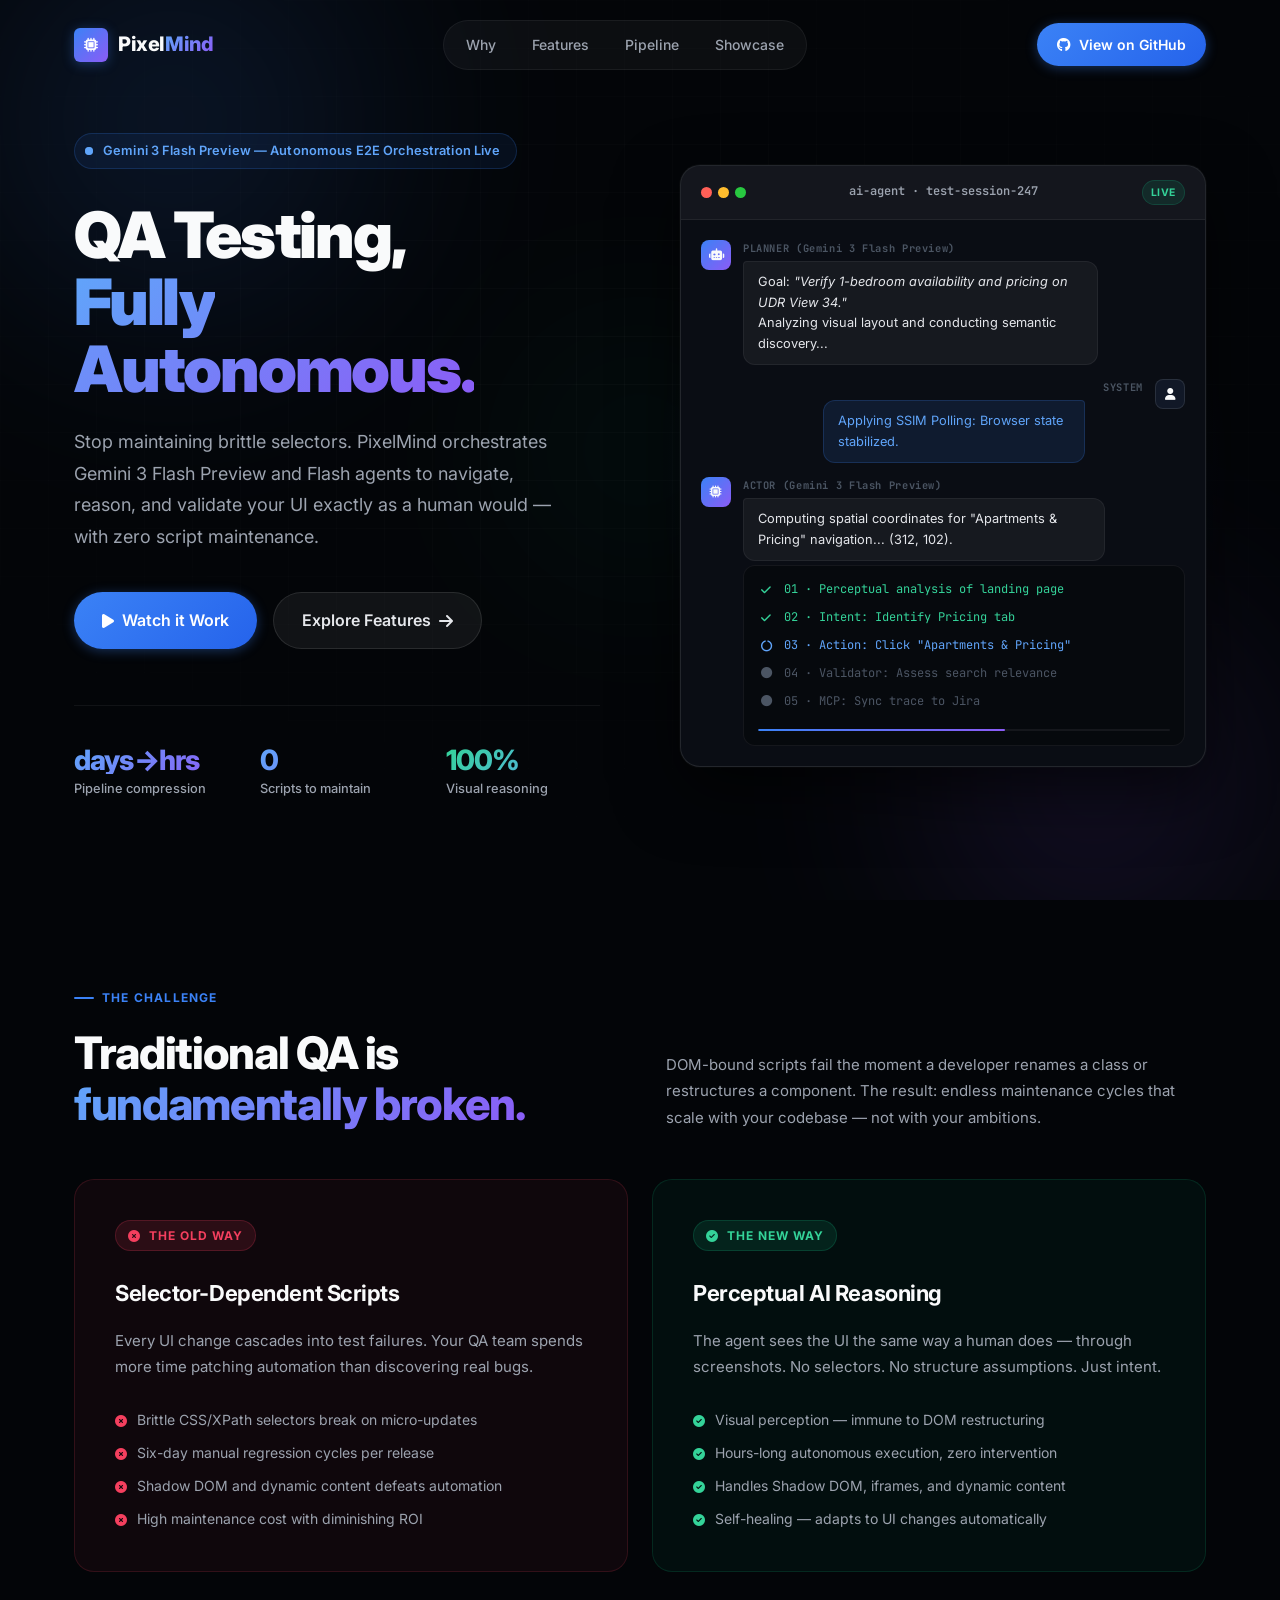
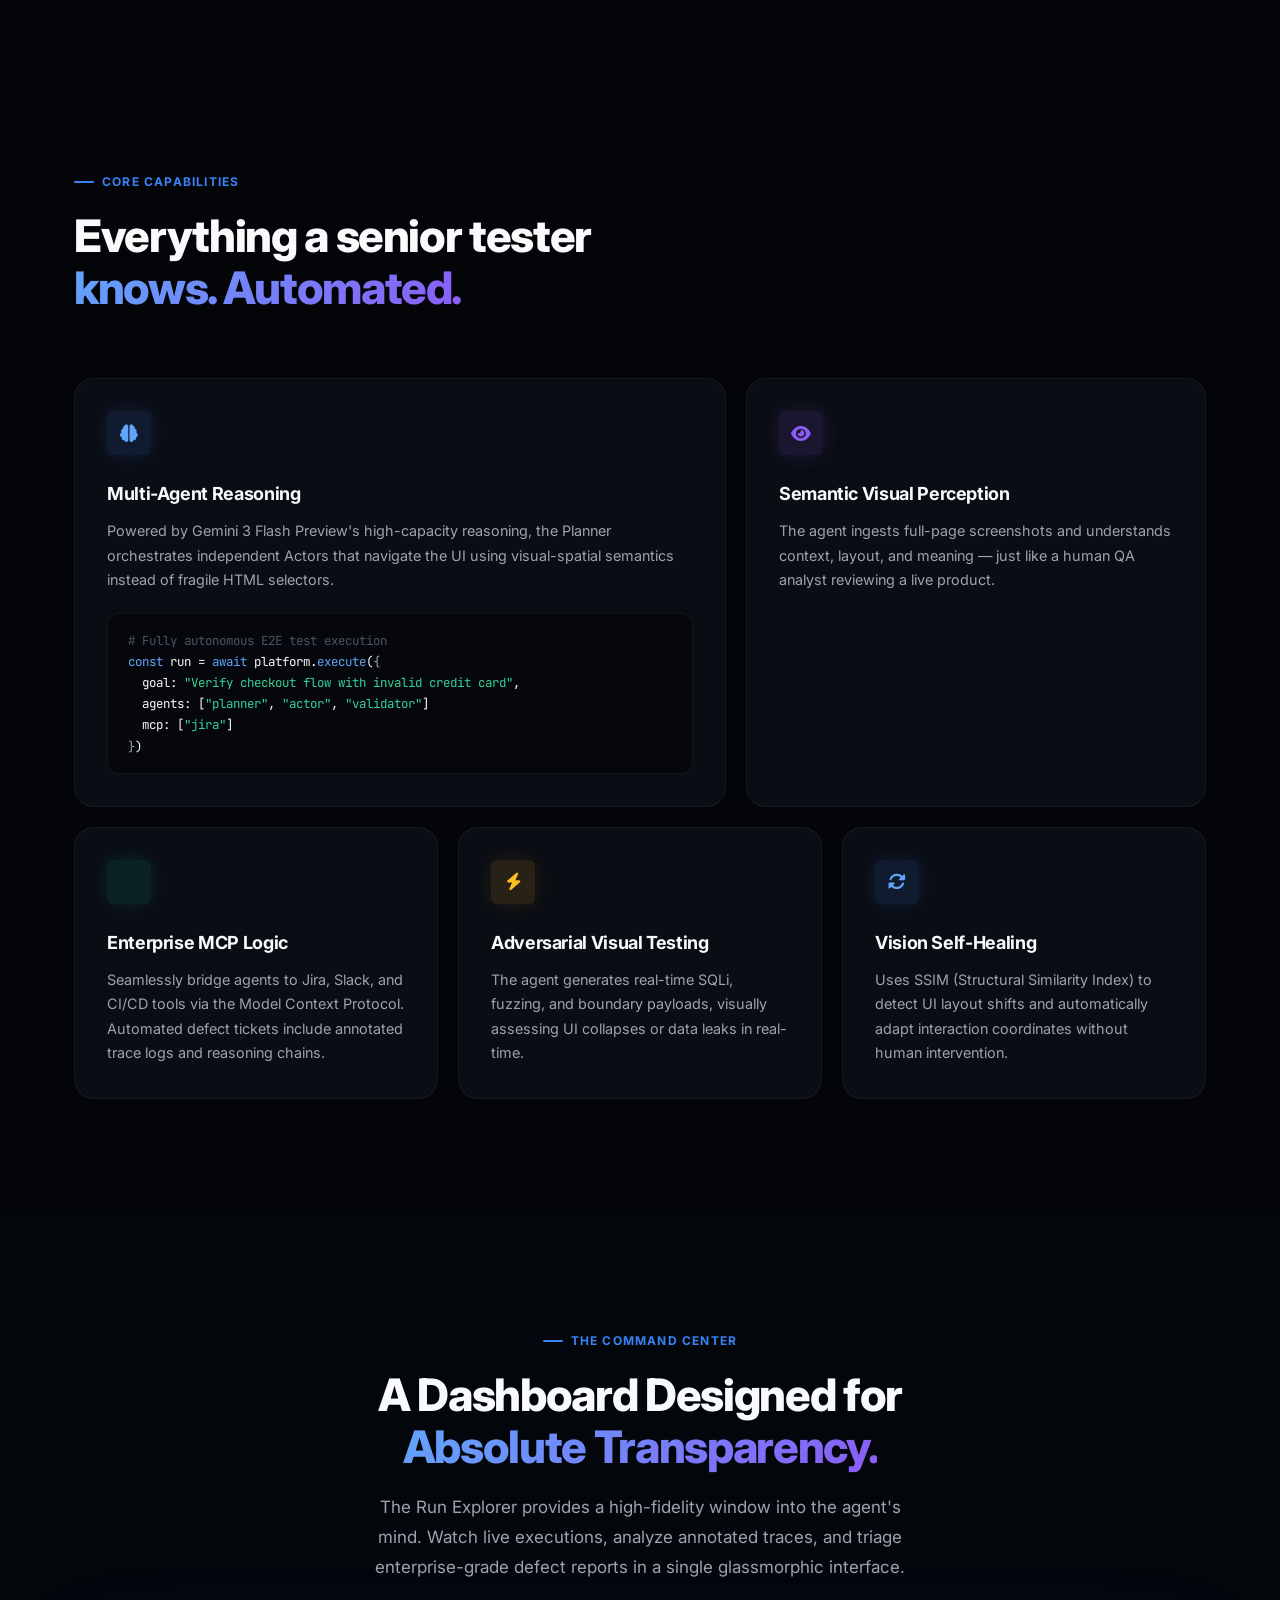
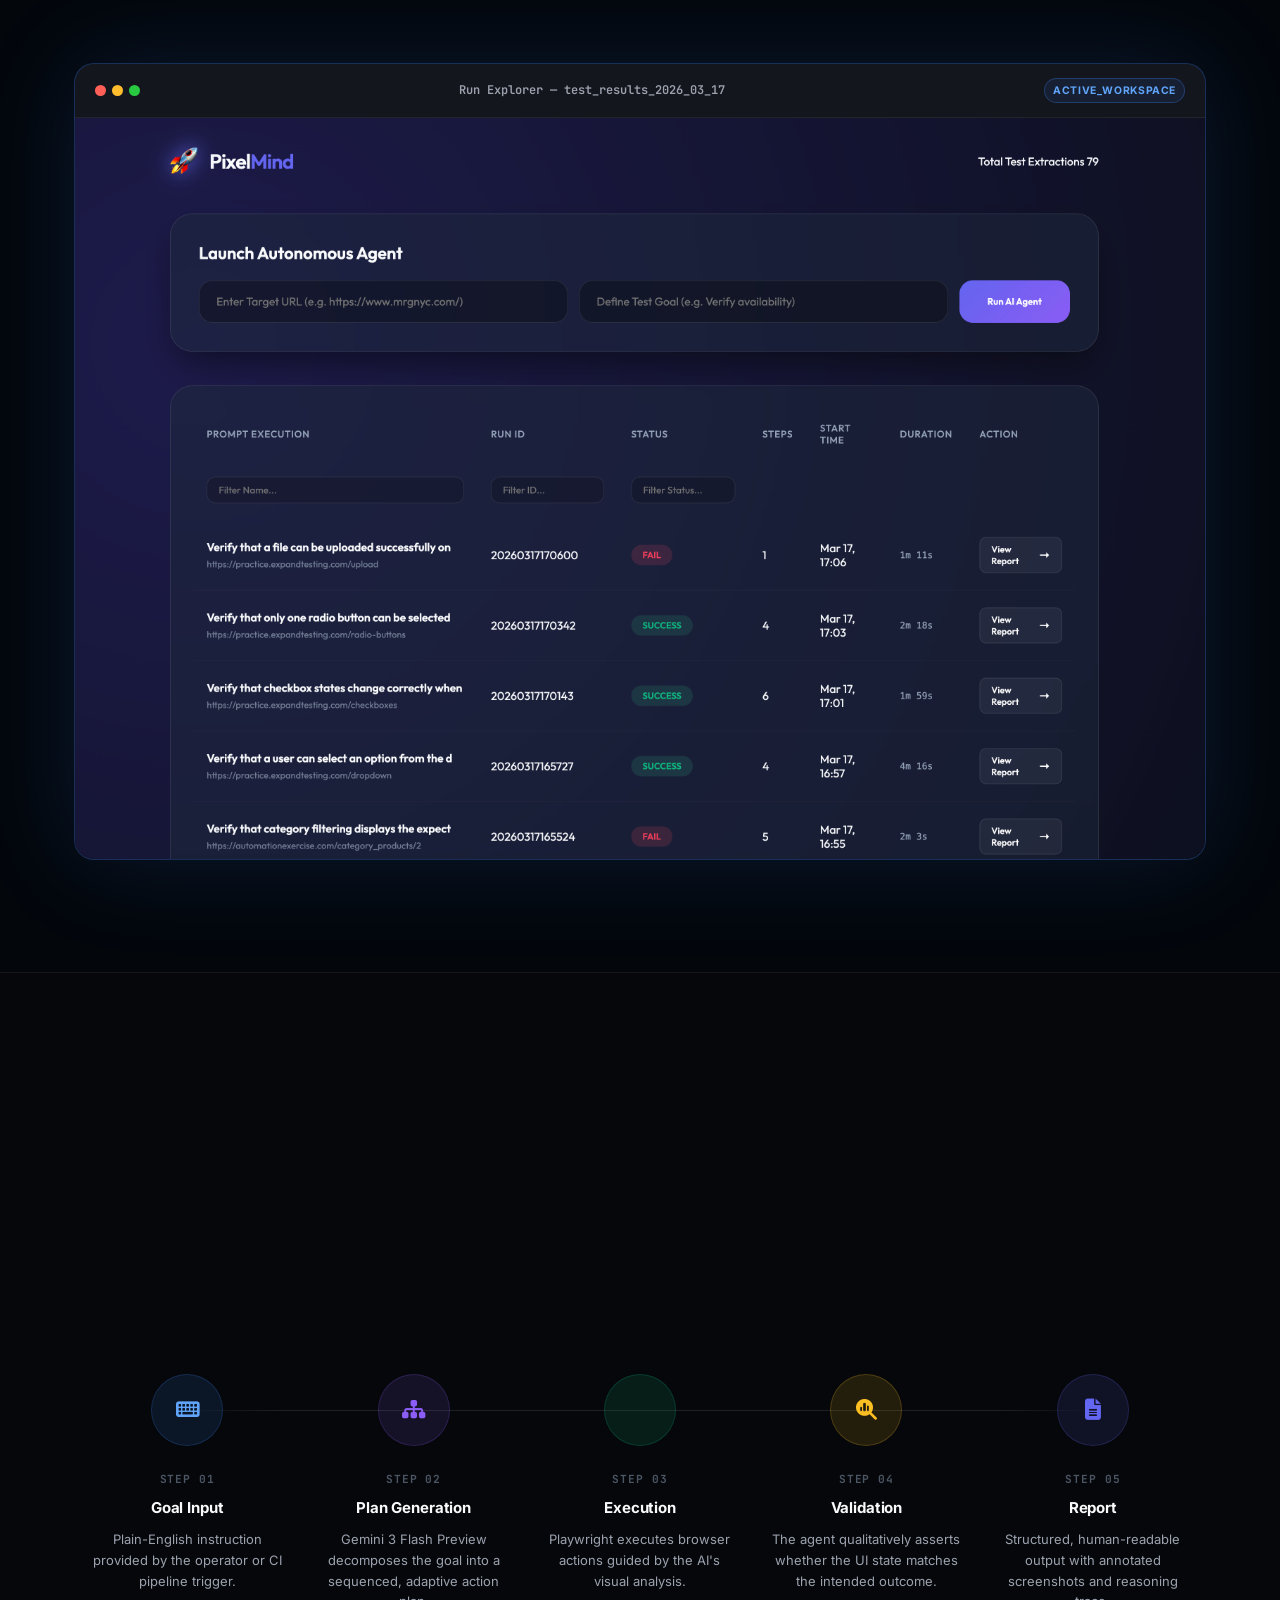
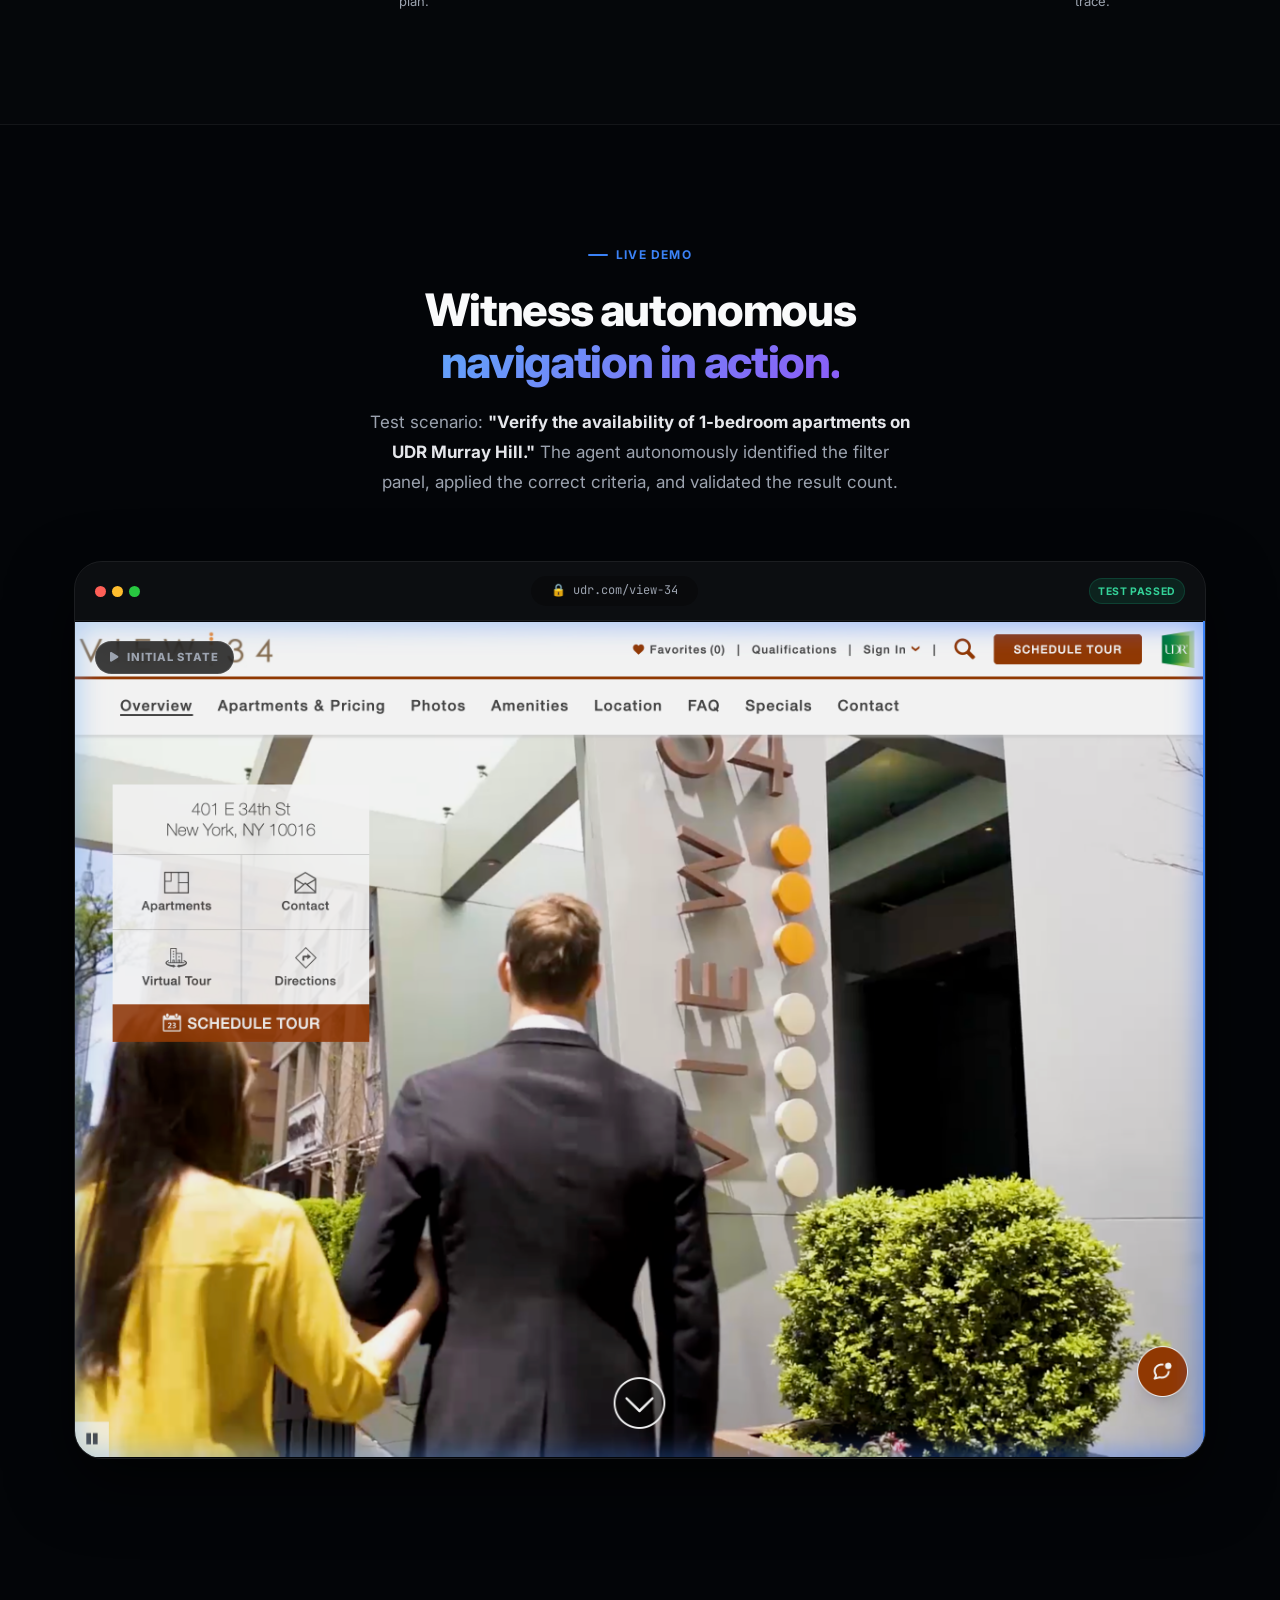
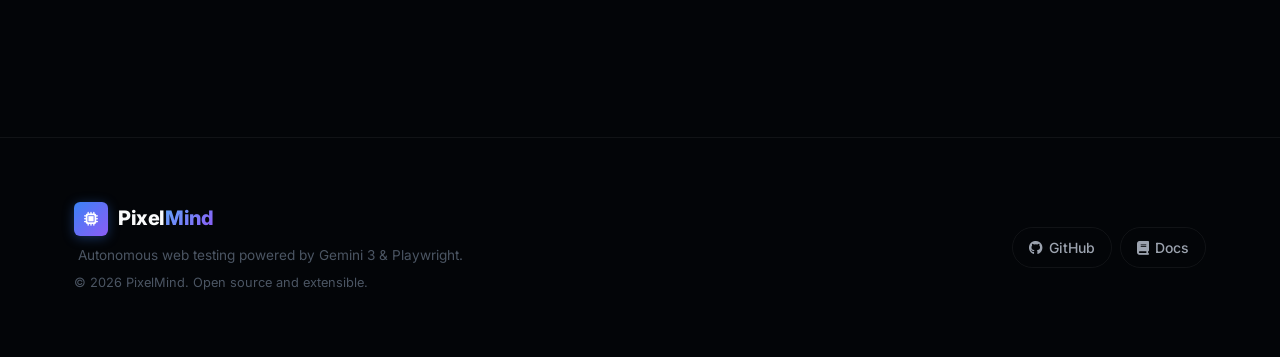
<file: docs/index.html>
<!DOCTYPE html>
<html lang="en">
<head>
  <meta charset="UTF-8">
  <meta name="viewport" content="width=device-width, initial-scale=1.0">
  <title>PixelMind — Autonomous Web Testing</title>
  <meta name="description" content="Replace fragile test scripts with autonomous AI reasoning. Compress six-day QA pipelines into hours.">
  <link rel="preconnect" href="https://fonts.googleapis.com">
  <link rel="preconnect" href="https://fonts.gstatic.com" crossorigin>
  <link href="https://fonts.googleapis.com/css2?family=Inter:wght@300;400;500;600;700;800;900&family=JetBrains+Mono:wght@400;500;700&display=swap" rel="stylesheet">
  <link rel="stylesheet" href="https://cdnjs.cloudflare.com/ajax/libs/font-awesome/6.4.0/css/all.min.css">
  <style>
    /* ═══════════════════════════════════════
       DESIGN TOKENS
    ═══════════════════════════════════════ */
    :root {
      --bg-base:        #030508;
      --bg-surface:     #0a0d14;
      --bg-elevated:    #111827;
      --bg-overlay:     rgba(17, 24, 39, 0.7);

      --blue-400:       #60a5fa;
      --blue-500:       #3b82f6;
      --blue-600:       #2563eb;
      --indigo-500:     #6366f1;
      --violet-500:     #8b5cf6;
      --emerald-400:    #34d399;
      --emerald-500:    #10b981;
      --amber-400:      #fbbf24;
      --rose-500:       #f43f5e;

      --primary:        var(--blue-500);
      --primary-glow:   rgba(59, 130, 246, 0.35);
      --secondary:      var(--indigo-500);
      --accent:         var(--emerald-500);

      --text-100:       #f9fafb;
      --text-200:       #e5e7eb;
      --text-400:       #9ca3af;
      --text-600:       #4b5563;

      --border-subtle:  rgba(255,255,255,0.06);
      --border-medium:  rgba(255,255,255,0.10);
      --border-strong:  rgba(255,255,255,0.16);

      --radius-sm:      6px;
      --radius-md:      12px;
      --radius-lg:      20px;
      --radius-xl:      28px;
      --radius-pill:    9999px;

      --shadow-sm:  0 2px 8px rgba(0,0,0,0.4);
      --shadow-md:  0 8px 32px rgba(0,0,0,0.5);
      --shadow-lg:  0 24px 64px rgba(0,0,0,0.6);
      --shadow-glow: 0 0 60px rgba(59,130,246,0.15);

      --ease-spring: cubic-bezier(0.34, 1.56, 0.64, 1);
      --ease-out:    cubic-bezier(0.22, 1, 0.36, 1);
    }

    /* ═══════════════════════════════════════
       RESET & BASE
    ═══════════════════════════════════════ */
    *, *::before, *::after {
      margin: 0; padding: 0;
      box-sizing: border-box;
      -webkit-font-smoothing: antialiased;
      -moz-osx-font-smoothing: grayscale;
    }

    html { scroll-behavior: smooth; }

    body {
      background: var(--bg-base);
      color: var(--text-100);
      font-family: 'Inter', system-ui, sans-serif;
      line-height: 1.65;
      overflow-x: hidden;
    }

    img { display: block; max-width: 100%; }
    a { color: inherit; }

    .container {
      max-width: 1180px;
      margin: 0 auto;
      padding: 0 1.5rem;
    }

    .mono {
      font-family: 'JetBrains Mono', monospace;
    }

    /* ═══════════════════════════════════════
       GRADIENT UTILITIES
    ═══════════════════════════════════════ */
    .gradient-text {
      background: linear-gradient(135deg, var(--blue-400) 0%, var(--violet-500) 100%);
      -webkit-background-clip: text;
      background-clip: text;
      -webkit-text-fill-color: transparent;
    }

    .gradient-text-green {
      background: linear-gradient(135deg, var(--emerald-400) 0%, var(--blue-400) 100%);
      -webkit-background-clip: text;
      background-clip: text;
      -webkit-text-fill-color: transparent;
    }

    /* ═══════════════════════════════════════
       ANIMATED BACKGROUND
    ═══════════════════════════════════════ */
    .bg-canvas {
      position: fixed;
      inset: 0;
      z-index: -1;
      overflow: hidden;
      background: var(--bg-base);
    }

    .orb {
      position: absolute;
      border-radius: 50%;
      filter: blur(100px);
      opacity: 0.18;
      animation: orb-drift 20s ease-in-out infinite alternate;
    }
    .orb-1 {
      width: 600px; height: 600px;
      background: radial-gradient(circle, var(--blue-500), transparent 70%);
      top: -20%; left: -10%;
      animation-duration: 22s;
    }
    .orb-2 {
      width: 500px; height: 500px;
      background: radial-gradient(circle, var(--violet-500), transparent 70%);
      bottom: -15%; right: -5%;
      animation-duration: 18s;
      animation-delay: -8s;
    }
    .orb-3 {
      width: 350px; height: 350px;
      background: radial-gradient(circle, var(--emerald-500), transparent 70%);
      top: 50%; left: 50%;
      transform: translate(-50%, -50%);
      animation-duration: 25s;
      animation-delay: -4s;
      opacity: 0.10;
    }

    @keyframes orb-drift {
      from { transform: translate(0, 0) scale(1); }
      to   { transform: translate(40px, 30px) scale(1.08); }
    }

    .grid-overlay {
      position: absolute;
      inset: 0;
      background-image:
        linear-gradient(rgba(255,255,255,0.025) 1px, transparent 1px),
        linear-gradient(90deg, rgba(255,255,255,0.025) 1px, transparent 1px);
      background-size: 48px 48px;
      mask-image: radial-gradient(ellipse 80% 60% at 50% 40%, black, transparent);
    }

    /* ═══════════════════════════════════════
       NAVIGATION
    ═══════════════════════════════════════ */
    #navbar {
      position: fixed;
      top: 0; width: 100%;
      padding: 1.25rem 0;
      z-index: 200;
      transition: all 0.4s var(--ease-out);
    }

    #navbar.scrolled {
      padding: 0.875rem 0;
      background: rgba(3, 5, 8, 0.85);
      backdrop-filter: blur(20px) saturate(1.5);
      border-bottom: 1px solid var(--border-subtle);
      box-shadow: 0 4px 40px rgba(0,0,0,0.4);
    }

    .nav-inner {
      display: flex;
      justify-content: space-between;
      align-items: center;
    }

    .logo {
      display: flex;
      align-items: center;
      gap: 0.625rem;
      text-decoration: none;
      font-weight: 800;
      font-size: 1.25rem;
      letter-spacing: -0.02em;
      color: var(--text-100);
    }

    .logo-mark {
      width: 34px; height: 34px;
      background: linear-gradient(135deg, var(--blue-500), var(--violet-500));
      border-radius: var(--radius-sm);
      display: flex; align-items: center; justify-content: center;
      font-size: 0.875rem;
      color: white;
      box-shadow: 0 2px 12px var(--primary-glow);
    }

    .nav-links {
      display: flex;
      gap: 0.25rem;
      background: rgba(255,255,255,0.04);
      border: 1px solid var(--border-subtle);
      border-radius: var(--radius-pill);
      padding: 0.375rem;
    }

    .nav-links a {
      text-decoration: none;
      color: var(--text-400);
      font-size: 0.875rem;
      font-weight: 500;
      padding: 0.4rem 1rem;
      border-radius: var(--radius-pill);
      transition: all 0.2s;
    }

    .nav-links a:hover {
      color: var(--text-100);
      background: rgba(255,255,255,0.07);
    }

    .btn {
      display: inline-flex;
      align-items: center;
      gap: 0.5rem;
      padding: 0.625rem 1.25rem;
      border-radius: var(--radius-pill);
      font-size: 0.875rem;
      font-weight: 600;
      text-decoration: none;
      border: none;
      cursor: pointer;
      transition: all 0.25s var(--ease-spring);
      white-space: nowrap;
    }

    .btn-primary {
      background: linear-gradient(135deg, var(--blue-500), var(--blue-600));
      color: white;
      box-shadow: 0 2px 12px var(--primary-glow);
    }
    .btn-primary:hover {
      transform: translateY(-2px);
      box-shadow: 0 6px 24px rgba(59,130,246,0.5);
    }

    .btn-ghost {
      background: rgba(255,255,255,0.06);
      color: var(--text-200);
      border: 1px solid var(--border-medium);
    }
    .btn-ghost:hover {
      background: rgba(255,255,255,0.10);
      border-color: var(--border-strong);
      transform: translateY(-1px);
    }

    .btn-outline {
      background: transparent;
      color: var(--primary);
      border: 1px solid rgba(59,130,246,0.4);
    }
    .btn-outline:hover {
      background: rgba(59,130,246,0.08);
      border-color: var(--primary);
    }

    /* ═══════════════════════════════════════
       HERO
    ═══════════════════════════════════════ */
    .hero {
      min-height: 100vh;
      display: flex;
      align-items: center;
      padding: 7rem 0 5rem;
      position: relative;
    }

    .hero-grid {
      display: grid;
      grid-template-columns: 1fr 1fr;
      align-items: center;
      gap: 5rem;
    }

    /* Status pill */
    .status-pill {
      display: inline-flex;
      align-items: center;
      gap: 0.625rem;
      background: rgba(59,130,246,0.08);
      border: 1px solid rgba(59,130,246,0.2);
      color: var(--blue-400);
      padding: 0.4rem 1rem 0.4rem 0.625rem;
      border-radius: var(--radius-pill);
      font-size: 0.8rem;
      font-weight: 600;
      letter-spacing: 0.01em;
      margin-bottom: 2rem;
    }

    .pulse-ring {
      position: relative;
      width: 8px; height: 8px;
    }
    .pulse-ring::before,
    .pulse-ring::after {
      content: '';
      position: absolute;
      inset: 0;
      background: var(--blue-400);
      border-radius: 50%;
    }
    .pulse-ring::after {
      animation: ping 1.5s cubic-bezier(0,0,0.2,1) infinite;
      opacity: 0.6;
    }
    @keyframes ping {
      75%, 100% { transform: scale(2.5); opacity: 0; }
    }

    .hero h1 {
      font-size: clamp(2.75rem, 5vw, 4.75rem);
      font-weight: 900;
      line-height: 1.05;
      letter-spacing: -0.035em;
      margin-bottom: 1.5rem;
    }

    .hero-sub {
      font-size: 1.125rem;
      color: var(--text-400);
      line-height: 1.75;
      margin-bottom: 2.5rem;
      max-width: 480px;
    }

    .hero-actions {
      display: flex;
      gap: 1rem;
      flex-wrap: wrap;
    }

    .btn-lg {
      padding: 0.875rem 1.75rem;
      font-size: 1rem;
    }

    /* Stat strip */
    .stat-strip {
      display: flex;
      gap: 2rem;
      margin-top: 3.5rem;
      padding-top: 2.5rem;
      border-top: 1px solid var(--border-subtle);
    }

    .stat-item { flex: 1; }
    .stat-value {
      font-size: 1.75rem;
      font-weight: 800;
      letter-spacing: -0.03em;
      line-height: 1;
      margin-bottom: 0.25rem;
    }
    .stat-label {
      font-size: 0.8rem;
      color: var(--text-400);
      font-weight: 500;
    }

    /* ═══════════════════════════════════════
       AGENT TERMINAL WINDOW
    ═══════════════════════════════════════ */
    .terminal-wrap {
      position: relative;
    }

    .terminal-glow {
      position: absolute;
      inset: -20px;
      background: radial-gradient(circle at 50% 50%, rgba(59,130,246,0.12), transparent 70%);
      border-radius: 50%;
      z-index: -1;
    }

    .agent-window {
      background: var(--bg-surface);
      border: 1px solid var(--border-medium);
      border-radius: var(--radius-lg);
      overflow: hidden;
      box-shadow: var(--shadow-lg), 0 0 0 1px rgba(255,255,255,0.03);
    }

    .win-bar {
      background: rgba(255,255,255,0.04);
      border-bottom: 1px solid var(--border-subtle);
      padding: 0.875rem 1.25rem;
      display: flex;
      align-items: center;
      gap: 1rem;
    }

    .win-dots { display: flex; gap: 6px; }
    .win-dot {
      width: 11px; height: 11px;
      border-radius: 50%;
    }
    .win-dot.r { background: #ff5f57; }
    .win-dot.y { background: #ffbd2e; }
    .win-dot.g { background: #28c840; }

    .win-title {
      flex: 1;
      text-align: center;
      font-size: 0.75rem;
      font-weight: 600;
      color: var(--text-400);
      font-family: 'JetBrains Mono', monospace;
    }

    .win-badge {
      background: rgba(16,185,129,0.12);
      color: var(--emerald-400);
      font-size: 0.65rem;
      font-weight: 700;
      padding: 0.2rem 0.5rem;
      border-radius: var(--radius-pill);
      letter-spacing: 0.06em;
      border: 1px solid rgba(16,185,129,0.2);
    }

    .win-body {
      padding: 1.25rem;
      display: flex;
      flex-direction: column;
      gap: 0.875rem;
      min-height: 340px;
    }

    /* Chat messages */
    .msg {
      display: flex;
      gap: 0.75rem;
      align-items: flex-start;
      animation: msg-in 0.4s var(--ease-out) both;
    }

    @keyframes msg-in {
      from { opacity: 0; transform: translateY(6px); }
      to   { opacity: 1; transform: translateY(0); }
    }

    .msg-avatar {
      width: 30px; height: 30px;
      border-radius: 8px;
      display: flex; align-items: center; justify-content: center;
      font-size: 0.75rem;
      flex-shrink: 0;
    }
    .msg-avatar.ai { background: linear-gradient(135deg, var(--blue-500), var(--violet-500)); }
    .msg-avatar.user { background: var(--bg-elevated); border: 1px solid var(--border-medium); }

    .msg-bubble {
      background: rgba(255,255,255,0.05);
      border: 1px solid var(--border-subtle);
      padding: 0.625rem 0.875rem;
      border-radius: 4px 12px 12px 12px;
      font-size: 0.8rem;
      line-height: 1.6;
      color: var(--text-200);
      max-width: 82%;
    }

    .msg.outgoing {
      flex-direction: row-reverse;
    }
    .msg.outgoing .msg-bubble {
      background: rgba(59,130,246,0.12);
      border-color: rgba(59,130,246,0.2);
      border-radius: 12px 4px 12px 12px;
      color: var(--blue-400);
    }

    .msg-label {
      font-size: 0.65rem;
      font-weight: 700;
      letter-spacing: 0.06em;
      color: var(--text-600);
      margin-bottom: 0.25rem;
      font-family: 'JetBrains Mono', monospace;
    }

    /* Steps */
    .step-list {
      margin-top: 0.25rem;
      background: rgba(0,0,0,0.3);
      border: 1px solid var(--border-subtle);
      border-radius: var(--radius-md);
      padding: 0.875rem;
      display: flex;
      flex-direction: column;
      gap: 0.5rem;
    }

    .step-row {
      display: flex;
      align-items: center;
      gap: 0.625rem;
      font-size: 0.75rem;
      font-family: 'JetBrains Mono', monospace;
    }

    .step-icon { width: 16px; text-align: center; font-size: 0.7rem; }
    .step-row.done { color: var(--emerald-400); }
    .step-row.active { color: var(--blue-400); }
    .step-row.pending { color: var(--text-600); }

    .step-progress-bar {
      height: 2px;
      background: var(--border-subtle);
      border-radius: 1px;
      margin-top: 0.625rem;
      overflow: hidden;
    }
    .step-progress-fill {
      height: 100%;
      width: 60%;
      background: linear-gradient(90deg, var(--blue-500), var(--violet-500));
      border-radius: 1px;
      animation: progress-pulse 2s ease-in-out infinite;
    }
    @keyframes progress-pulse {
      0%, 100% { opacity: 0.8; }
      50% { opacity: 1; }
    }

    /* ═══════════════════════════════════════
       SECTION HEADERS
    ═══════════════════════════════════════ */
    .section-eyebrow {
      display: inline-flex;
      align-items: center;
      gap: 0.5rem;
      font-size: 0.75rem;
      font-weight: 700;
      letter-spacing: 0.1em;
      text-transform: uppercase;
      color: var(--primary);
      margin-bottom: 1.25rem;
    }

    .section-eyebrow::before {
      content: '';
      display: block;
      width: 20px; height: 2px;
      background: var(--primary);
      border-radius: 1px;
    }

    .section-title {
      font-size: clamp(2rem, 3.5vw, 3rem);
      font-weight: 800;
      line-height: 1.15;
      letter-spacing: -0.03em;
      margin-bottom: 1.25rem;
    }

    .section-sub {
      font-size: 1.0625rem;
      color: var(--text-400);
      line-height: 1.75;
      max-width: 540px;
    }

    section {
      padding: 7rem 0;
    }

    /* ═══════════════════════════════════════
       PROBLEM / SOLUTION SPLIT
    ═══════════════════════════════════════ */
    #problem {
      padding: 5rem 0;
    }

    .problem-solution {
      display: grid;
      grid-template-columns: 1fr 1fr;
      gap: 1.5rem;
    }

    .ps-card {
      border-radius: var(--radius-lg);
      padding: 2.5rem;
      position: relative;
      overflow: hidden;
    }

    .ps-card.problem-card {
      background: rgba(244, 63, 94, 0.05);
      border: 1px solid rgba(244, 63, 94, 0.15);
    }

    .ps-card.solution-card {
      background: rgba(16, 185, 129, 0.05);
      border: 1px solid rgba(16, 185, 129, 0.15);
    }

    .ps-label {
      display: inline-flex;
      align-items: center;
      gap: 0.5rem;
      font-size: 0.75rem;
      font-weight: 700;
      letter-spacing: 0.08em;
      text-transform: uppercase;
      padding: 0.3rem 0.75rem;
      border-radius: var(--radius-pill);
      margin-bottom: 1.5rem;
    }
    .problem-card .ps-label {
      background: rgba(244, 63, 94, 0.12);
      color: var(--rose-500);
      border: 1px solid rgba(244, 63, 94, 0.2);
    }
    .solution-card .ps-label {
      background: rgba(16, 185, 129, 0.12);
      color: var(--emerald-400);
      border: 1px solid rgba(16, 185, 129, 0.2);
    }

    .ps-heading {
      font-size: 1.375rem;
      font-weight: 700;
      letter-spacing: -0.02em;
      margin-bottom: 1rem;
    }

    .ps-body {
      font-size: 0.9375rem;
      color: var(--text-400);
      line-height: 1.75;
      margin-bottom: 1.75rem;
    }

    .ps-list {
      list-style: none;
      display: flex;
      flex-direction: column;
      gap: 0.625rem;
    }

    .ps-list li {
      display: flex;
      align-items: flex-start;
      gap: 0.625rem;
      font-size: 0.875rem;
      color: var(--text-400);
    }

    .ps-list li .icon {
      font-size: 0.75rem;
      margin-top: 0.15rem;
      flex-shrink: 0;
    }
    .problem-card .icon { color: var(--rose-500); }
    .solution-card .icon { color: var(--emerald-400); }

    /* ═══════════════════════════════════════
       FEATURES BENTO
    ═══════════════════════════════════════ */
    .bento-grid {
      display: grid;
      grid-template-columns: repeat(12, 1fr);
      gap: 1.25rem;
    }

    .bento {
      background: var(--bg-surface);
      border: 1px solid var(--border-subtle);
      border-radius: var(--radius-lg);
      padding: 2rem;
      transition: all 0.3s var(--ease-out);
      position: relative;
      overflow: hidden;
    }

    .bento::before {
      content: '';
      position: absolute;
      inset: 0;
      background: linear-gradient(135deg, rgba(59,130,246,0.03) 0%, transparent 60%);
      opacity: 0;
      transition: opacity 0.3s;
    }

    .bento:hover::before { opacity: 1; }
    .bento:hover {
      border-color: var(--border-strong);
      transform: translateY(-3px);
      box-shadow: var(--shadow-md);
    }

    .bento-a { grid-column: span 7; }
    .bento-b { grid-column: span 5; }
    .bento-c { grid-column: span 4; }
    .bento-d { grid-column: span 4; }
    .bento-e { grid-column: span 4; }

    .bento-icon {
      width: 44px; height: 44px;
      border-radius: var(--radius-sm);
      display: flex; align-items: center; justify-content: center;
      font-size: 1.1rem;
      margin-bottom: 1.5rem;
      position: relative;
    }

    .bento-icon-blue {
      background: rgba(59,130,246,0.12);
      color: var(--blue-400);
      box-shadow: 0 0 20px rgba(59,130,246,0.15);
    }
    .bento-icon-violet {
      background: rgba(139,92,246,0.12);
      color: var(--violet-500);
      box-shadow: 0 0 20px rgba(139,92,246,0.15);
    }
    .bento-icon-green {
      background: rgba(16,185,129,0.12);
      color: var(--emerald-400);
      box-shadow: 0 0 20px rgba(16,185,129,0.15);
    }
    .bento-icon-amber {
      background: rgba(251,191,36,0.12);
      color: var(--amber-400);
      box-shadow: 0 0 20px rgba(251,191,36,0.1);
    }

    .bento h3 {
      font-size: 1.125rem;
      font-weight: 700;
      letter-spacing: -0.02em;
      margin-bottom: 0.625rem;
    }

    .bento p {
      font-size: 0.9rem;
      color: var(--text-400);
      line-height: 1.7;
    }

    /* Code snippet inside bento */
    .code-block {
      background: rgba(0,0,0,0.4);
      border: 1px solid var(--border-subtle);
      border-radius: var(--radius-md);
      padding: 1rem 1.25rem;
      font-family: 'JetBrains Mono', monospace;
      font-size: 0.78rem;
      line-height: 1.7;
      margin-top: 1.25rem;
      overflow-x: auto;
    }

    .code-comment { color: var(--text-600); }
    .code-key { color: var(--blue-400); }
    .code-str { color: var(--emerald-400); }
    .code-num { color: var(--amber-400); }
    .code-bracket { color: var(--text-400); }

    /* ═══════════════════════════════════════
       PIPELINE
    ═══════════════════════════════════════ */
    #pipeline {
      background: rgba(255,255,255,0.01);
      border-top: 1px solid var(--border-subtle);
      border-bottom: 1px solid var(--border-subtle);
    }

    .pipeline-header {
      text-align: center;
      margin-bottom: 5rem;
    }
    .pipeline-header .section-eyebrow {
      justify-content: center;
    }

    .pipeline-track {
      position: relative;
      display: grid;
      grid-template-columns: repeat(5, 1fr);
      gap: 0;
    }

    .pipeline-track::before {
      content: '';
      position: absolute;
      top: 36px;
      left: 10%;
      right: 10%;
      height: 1px;
      background: linear-gradient(90deg,
        transparent 0%,
        var(--border-medium) 10%,
        var(--border-medium) 90%,
        transparent 100%
      );
    }

    .pipe-node {
      display: flex;
      flex-direction: column;
      align-items: center;
      text-align: center;
      padding: 0 1rem;
      position: relative;
    }

    .pipe-orb {
      width: 72px; height: 72px;
      border-radius: 50%;
      display: flex; align-items: center; justify-content: center;
      font-size: 1.3rem;
      margin-bottom: 1.5rem;
      position: relative;
      z-index: 1;
      transition: transform 0.3s var(--ease-spring);
    }
    .pipe-orb:hover { transform: scale(1.1); }

    .pipe-orb-1 { background: rgba(59,130,246,0.12); color: var(--blue-400); border: 1px solid rgba(59,130,246,0.2); }
    .pipe-orb-2 { background: rgba(139,92,246,0.12); color: var(--violet-500); border: 1px solid rgba(139,92,246,0.2); }
    .pipe-orb-3 { background: rgba(16,185,129,0.12); color: var(--emerald-400); border: 1px solid rgba(16,185,129,0.2); }
    .pipe-orb-4 { background: rgba(251,191,36,0.12); color: var(--amber-400); border: 1px solid rgba(251,191,36,0.2); }
    .pipe-orb-5 { background: rgba(99,102,241,0.12); color: var(--indigo-500); border: 1px solid rgba(99,102,241,0.2); }

    .pipe-step {
      font-size: 0.7rem;
      font-weight: 700;
      letter-spacing: 0.08em;
      text-transform: uppercase;
      color: var(--text-600);
      margin-bottom: 0.5rem;
      font-family: 'JetBrains Mono', monospace;
    }

    .pipe-title {
      font-size: 0.9375rem;
      font-weight: 700;
      letter-spacing: -0.01em;
      margin-bottom: 0.5rem;
    }

    .pipe-desc {
      font-size: 0.8125rem;
      color: var(--text-400);
      line-height: 1.6;
    }

    /* ═══════════════════════════════════════
       SHOWCASE
    ═══════════════════════════════════════ */
    .showcase-header {
      text-align: center;
      margin-bottom: 4rem;
    }

    .showcase-frame {
      position: relative;
      border-radius: var(--radius-xl);
      overflow: hidden;
      border: 1px solid var(--border-medium);
      box-shadow: var(--shadow-lg);
    }

    .showcase-bar {
      background: rgba(255,255,255,0.04);
      border-bottom: 1px solid var(--border-subtle);
      padding: 0.875rem 1.25rem;
      display: flex;
      align-items: center;
      gap: 1rem;
    }

    .showcase-dots { display: flex; gap: 6px; }
    .showcase-dot {
      width: 11px; height: 11px;
      border-radius: 50%;
    }

    .split-view {
      position: relative;
      width: 100%;
      aspect-ratio: 2400 / 1778;
      overflow: hidden;
    }

    .split-pane {
      position: absolute;
      top: 0;
      left: 0;
      width: 100%;
      height: 100%;
    }

    .split-pane img {
      width: 100%;
      height: 100%;
      object-fit: contain;
      display: block;
    }

    .split-pane.before {
      z-index: 1;
      width: 100%;
      border-right: 2px solid var(--primary);
      box-shadow: 10px 0 30px rgba(0,0,0,0.5);
      animation: split-sweep 6s ease-in-out infinite;
    }

    @keyframes split-sweep {
      0% { width: 100%; }
      15% { width: 100%; }
      45% { width: 0%; }
      70% { width: 0%; }
      100% { width: 100%; }
    }

    .split-pane.after {
      z-index: 0;
    }

    .pane-label {
      position: absolute;
      top: 1.25rem;
      left: 1.25rem;
      background: rgba(0,0,0,0.75);
      backdrop-filter: blur(10px);
      border: 1px solid rgba(255,255,255,0.1);
      padding: 0.4rem 0.875rem;
      border-radius: var(--radius-pill);
      font-size: 0.7rem;
      font-weight: 800;
      letter-spacing: 0.08em;
      display: flex;
      align-items: center;
      gap: 0.5rem;
    }

    .pane-label.before { 
      color: var(--text-400); 
      animation: label-before-fade 6s ease-in-out infinite;
    }
    .pane-label.after { 
      color: var(--emerald-400); 
      animation: label-after-fade 6s ease-in-out infinite;
    }

    @keyframes label-before-fade {
      0% { opacity: 1; }
      15% { opacity: 1; }
      45% { opacity: 0; }
      70% { opacity: 0; }
      100% { opacity: 1; }
    }

    @keyframes label-after-fade {
      0% { opacity: 0; }
      15% { opacity: 0; }
      45% { opacity: 1; }
      70% { opacity: 1; }
      100% { opacity: 0; }
    }

    .split-divider {
      background: linear-gradient(180deg, transparent, var(--primary), transparent);
      position: relative;
    }
    .split-divider::after {
      content: '↔';
      position: absolute;
      top: 50%; left: 50%;
      transform: translate(-50%, -50%);
      width: 30px; height: 30px;
      background: var(--primary);
      border-radius: 50%;
      display: flex;
      align-items: center;
      justify-content: center;
      font-size: 0.75rem;
      color: white;
      box-shadow: 0 0 20px var(--primary-glow);
    }

    .showcase-meta {
      margin-top: 2.5rem;
      display: grid;
      grid-template-columns: repeat(3, 1fr);
      gap: 1.25rem;
    }

    .meta-card {
      background: var(--bg-surface);
      border: 1px solid var(--border-subtle);
      border-radius: var(--radius-md);
      padding: 1.25rem 1.5rem;
      display: flex;
      align-items: center;
      gap: 1rem;
    }

    .meta-icon {
      font-size: 1.25rem;
      width: 40px;
      text-align: center;
      flex-shrink: 0;
    }

    .meta-text .meta-title {
      font-size: 0.8125rem;
      font-weight: 600;
      margin-bottom: 0.2rem;
    }

    .meta-text .meta-desc {
      font-size: 0.75rem;
      color: var(--text-400);
    }

    /* ═══════════════════════════════════════
       FOOTER
    ═══════════════════════════════════════ */
    footer {
      padding: 4rem 0;
      border-top: 1px solid var(--border-subtle);
    }

    .footer-inner {
      display: grid;
      grid-template-columns: 1fr auto;
      align-items: center;
      gap: 2rem;
    }

    .footer-left .logo { margin-bottom: 0.625rem; }

    .footer-tagline {
      font-size: 0.85rem;
      color: var(--text-600);
      margin-left: 0.25rem;
    }

    .footer-copy {
      font-size: 0.8rem;
      color: var(--text-600);
      margin-top: 0.375rem;
    }

    .footer-links {
      display: flex;
      gap: 0.5rem;
      align-items: center;
    }

    .footer-link {
      display: inline-flex;
      align-items: center;
      gap: 0.375rem;
      padding: 0.5rem 1rem;
      border-radius: var(--radius-pill);
      font-size: 0.875rem;
      font-weight: 500;
      color: var(--text-400);
      text-decoration: none;
      border: 1px solid var(--border-subtle);
      transition: all 0.2s;
    }
    .footer-link:hover {
      color: var(--text-100);
      border-color: var(--border-medium);
      background: rgba(255,255,255,0.04);
    }

    /* ═══════════════════════════════════════
       SCROLL ANIMATIONS
    ═══════════════════════════════════════ */
    .reveal {
      opacity: 0;
      transform: translateY(24px);
      transition: opacity 0.65s var(--ease-out), transform 0.65s var(--ease-out);
    }
    .reveal.visible {
      opacity: 1;
      transform: translateY(0);
    }

    /* ═══════════════════════════════════════
       RESPONSIVE
    ═══════════════════════════════════════ */
    @media (max-width: 1024px) {
      .hero-grid { grid-template-columns: 1fr; gap: 4rem; }
      .hero { min-height: auto; padding: 8rem 0 5rem; }
      .hero-sub { max-width: none; }
      .stat-strip { gap: 1.5rem; }

      .problem-solution { grid-template-columns: 1fr; }

      .bento-a { grid-column: span 12; }
      .bento-b { grid-column: span 12; }
      .bento-c, .bento-d, .bento-e { grid-column: span 12; }

      .pipeline-track {
        grid-template-columns: 1fr;
        gap: 2rem;
      }
      .pipeline-track::before { display: none; }
      .pipe-node { flex-direction: row; text-align: left; gap: 1.25rem; }
      .pipe-orb { margin-bottom: 0; flex-shrink: 0; }

      .split-view { height: 320px; }
      .showcase-meta { grid-template-columns: 1fr; }
      .footer-inner { grid-template-columns: 1fr; }
    }

    @media (max-width: 640px) {
      .nav-links { display: none; }
      .hero h1 { font-size: 2.5rem; }
      .split-view { grid-template-columns: 1fr; height: auto; }
      .split-divider { display: none; }
      .split-pane { height: 240px; }
    }
  </style>
</head>
<body>

  <!-- ░░ CANVAS ░░ -->
  <div class="bg-canvas" aria-hidden="true">
    <div class="orb orb-1"></div>
    <div class="orb orb-2"></div>
    <div class="orb orb-3"></div>
    <div class="grid-overlay"></div>
  </div>

  <!-- ░░ NAV ░░ -->
  <nav id="navbar">
    <div class="container nav-inner">
      <a href="#" class="logo">
        <div class="logo-mark"><i class="fas fa-microchip"></i></div>
        <span>Pixel<span class="gradient-text">Mind</span></span>
      </a>

      <div class="nav-links">
        <a href="#problem">Why</a>
        <a href="#features">Features</a>
        <a href="#pipeline">Pipeline</a>
        <a href="#showcase">Showcase</a>
      </div>

      <a href="https://github.com/mbettan/PixelMind" target="_blank" rel="noopener" class="btn btn-primary">
        <i class="fab fa-github"></i>
        View on GitHub
      </a>
    </div>
  </nav>

  <!-- ░░ HERO ░░ -->
  <header class="hero" id="top">
    <div class="container hero-grid">

      <!-- Left: Copy -->
      <div class="hero-copy">
        <div class="status-pill">
          <div class="pulse-ring"></div>
          Gemini 3 Flash Preview &mdash; Autonomous E2E Orchestration Live
        </div>

        <h1>
          QA Testing,<br>
          <span class="gradient-text">Fully Autonomous.</span>
        </h1>

        <p class="hero-sub">
          Stop maintaining brittle selectors. PixelMind orchestrates Gemini 3 Flash Preview 
          and Flash agents to navigate, reason, and validate your UI exactly as a human would 
          &mdash; with zero script maintenance.
        </p>

        <div class="hero-actions">
          <a href="#showcase" class="btn btn-primary btn-lg">
            <i class="fas fa-play"></i>
            Watch it Work
          </a>
          <a href="#features" class="btn btn-ghost btn-lg">
            Explore Features
            <i class="fas fa-arrow-right"></i>
          </a>
        </div>

        <div class="stat-strip">
          <div class="stat-item">
            <div class="stat-value gradient-text">days&rarr;hrs</div>
            <div class="stat-label">Pipeline compression</div>
          </div>
          <div class="stat-item">
            <div class="stat-value gradient-text">0</div>
            <div class="stat-label">Scripts to maintain</div>
          </div>
          <div class="stat-item">
            <div class="stat-value gradient-text-green">100%</div>
            <div class="stat-label">Visual reasoning</div>
          </div>
        </div>
      </div>

      <!-- Right: Terminal -->
      <div class="terminal-wrap">
        <div class="terminal-glow"></div>
        <div class="agent-window">
          <div class="win-bar">
            <div class="win-dots">
              <div class="win-dot r"></div>
              <div class="win-dot y"></div>
              <div class="win-dot g"></div>
            </div>
            <div class="win-title">ai-agent · test-session-247</div>
            <div class="win-badge">LIVE</div>
          </div>

          <div class="win-body">
            <div class="msg" style="animation-delay: 0s">
              <div class="msg-avatar ai"><i class="fas fa-robot"></i></div>
              <div>
                <div class="msg-label">PLANNER (Gemini 3 Flash Preview)</div>
                <div class="msg-bubble">
                  Goal: <em>"Verify 1-bedroom availability and pricing on UDR View 34."</em><br>
                  Analyzing visual layout and conducting semantic discovery...
                </div>
              </div>
            </div>

            <div class="msg outgoing" style="animation-delay: 0.15s">
              <div class="msg-avatar user"><i class="fas fa-user"></i></div>
              <div>
                <div class="msg-label" style="text-align: right;">SYSTEM</div>
                <div class="msg-bubble">Applying SSIM Polling: Browser state stabilized.</div>
              </div>
            </div>

            <div class="msg" style="animation-delay: 0.3s">
              <div class="msg-avatar ai"><i class="fas fa-microchip"></i></div>
              <div>
                <div class="msg-label">ACTOR (Gemini 3 Flash Preview)</div>
                <div class="msg-bubble">Computing spatial coordinates for "Apartments & Pricing" navigation... (312, 102).</div>
                <div class="step-list">
                  <div class="step-row done">
                    <span class="step-icon"><i class="fas fa-check"></i></span>
                    01 · Perceptual analysis of landing page
                  </div>
                  <div class="step-row done">
                    <span class="step-icon"><i class="fas fa-check"></i></span>
                    02 · Intent: Identify Pricing tab
                  </div>
                  <div class="step-row active">
                    <span class="step-icon"><i class="fas fa-circle-notch fa-spin"></i></span>
                    03 · Action: Click "Apartments & Pricing"
                  </div>
                  <div class="step-row pending">
                    <span class="step-icon"><i class="fas fa-circle"></i></span>
                    04 · Validator: Assess search relevance
                  </div>
                  <div class="step-row pending">
                    <span class="step-icon"><i class="fas fa-circle"></i></span>
                    05 · MCP: Sync trace to Jira
                  </div>
                  <div class="step-progress-bar">
                    <div class="step-progress-fill"></div>
                  </div>
                </div>
              </div>
            </div>
          </div>
        </div>
      </div>

    </div>
  </header>

  <!-- ░░ PROBLEM / SOLUTION ░░ -->
  <section id="problem">
    <div class="container">
      <div class="reveal">
        <div class="section-eyebrow">The Challenge</div>
        <div style="display: flex; justify-content: space-between; align-items: flex-end; margin-bottom: 3rem; flex-wrap: wrap; gap: 1rem;">
          <h2 class="section-title" style="margin-bottom: 0; max-width: 480px;">
            Traditional QA is<br><span class="gradient-text">fundamentally broken.</span>
          </h2>
          <p class="section-sub" style="font-size: 0.9375rem;">
            DOM-bound scripts fail the moment a developer renames a class or restructures a component. The result: endless maintenance cycles that scale with your codebase — not with your ambitions.
          </p>
        </div>
      </div>
      <div class="problem-solution reveal">
        <div class="ps-card problem-card">
          <div class="ps-label"><i class="fas fa-times-circle"></i> The Old Way</div>
          <h3 class="ps-heading">Selector-Dependent Scripts</h3>
          <p class="ps-body">
            Every UI change cascades into test failures. Your QA team spends more time patching automation than discovering real bugs.
          </p>
          <ul class="ps-list">
            <li><span class="icon"><i class="fas fa-times-circle"></i></span> Brittle CSS/XPath selectors break on micro-updates</li>
            <li><span class="icon"><i class="fas fa-times-circle"></i></span> Six-day manual regression cycles per release</li>
            <li><span class="icon"><i class="fas fa-times-circle"></i></span> Shadow DOM and dynamic content defeats automation</li>
            <li><span class="icon"><i class="fas fa-times-circle"></i></span> High maintenance cost with diminishing ROI</li>
          </ul>
        </div>
        <div class="ps-card solution-card">
          <div class="ps-label"><i class="fas fa-check-circle"></i> The New Way</div>
          <h3 class="ps-heading">Perceptual AI Reasoning</h3>
          <p class="ps-body">
            The agent sees the UI the same way a human does — through screenshots. No selectors. No structure assumptions. Just intent.
          </p>
          <ul class="ps-list">
            <li><span class="icon"><i class="fas fa-check-circle"></i></span> Visual perception — immune to DOM restructuring</li>
            <li><span class="icon"><i class="fas fa-check-circle"></i></span> Hours-long autonomous execution, zero intervention</li>
            <li><span class="icon"><i class="fas fa-check-circle"></i></span> Handles Shadow DOM, iframes, and dynamic content</li>
            <li><span class="icon"><i class="fas fa-check-circle"></i></span> Self-healing — adapts to UI changes automatically</li>
          </ul>
        </div>
      </div>
    </div>
  </section>

  <!-- ░░ FEATURES ░░ -->
  <section id="features">
    <div class="container">
      <div class="reveal" style="margin-bottom: 4rem;">
        <div class="section-eyebrow">Core Capabilities</div>
        <h2 class="section-title">
          Everything a senior tester<br>
          <span class="gradient-text">knows. Automated.</span>
        </h2>
      </div>

      <div class="bento-grid reveal">

        <!-- Large card: Autonomous Strategy -->
        <div class="bento bento-a">
          <div class="bento-icon bento-icon-blue">
            <i class="fas fa-brain"></i>
          </div>
          <h3>Multi-Agent Reasoning</h3>
          <p>
            Powered by Gemini 3 Flash Preview's high-capacity reasoning, the Planner orchestrates independent Actors that 
            navigate the UI using visual-spatial semantics instead of fragile HTML selectors.
          </p>
          <div class="code-block">
            <span class="code-comment"># Fully autonomous E2E test execution</span><br>
            <span class="code-key">const</span> run = <span class="code-key">await</span> platform.<span class="code-key">execute</span>(<span class="code-bracket">{</span><br>
            &nbsp;&nbsp;goal: <span class="code-str">"Verify checkout flow with invalid credit card"</span>,<br>
            &nbsp;&nbsp;agents: [<span class="code-str">"planner"</span>, <span class="code-str">"actor"</span>, <span class="code-str">"validator"</span>]<br>
            &nbsp;&nbsp;mcp: [<span class="code-str">"jira"</span>]<br>
            <span class="code-bracket">}</span>)
          </div>
        </div>

        <!-- Semantic Perception -->
        <div class="bento bento-b">
          <div class="bento-icon bento-icon-violet">
            <i class="fas fa-eye"></i>
          </div>
          <h3>Semantic Visual Perception</h3>
          <p>
            The agent ingests full-page screenshots and understands context, layout, and meaning — just like a human QA analyst reviewing a live product.
          </p>
        </div>

        <!-- Enterprise MCP -->
        <div class="bento bento-c">
          <div class="bento-icon bento-icon-green">
            <i class="fas fa-shield-check"></i>
          </div>
          <h3>Enterprise MCP Logic</h3>
          <p>
            Seamlessly bridge agents to Jira, Slack, and CI/CD tools via the Model Context Protocol. Automated defect tickets include annotated trace logs and reasoning chains.
          </p>
        </div>

        <!-- Perceptual Fuzzing -->
        <div class="bento bento-d">
          <div class="bento-icon bento-icon-amber">
            <i class="fas fa-bolt"></i>
          </div>
          <h3>Adversarial Visual Testing</h3>
          <p>
            The agent generates real-time SQLi, fuzzing, and boundary payloads, visually assessing UI collapses or data leaks in real-time.
          </p>
        </div>

        <!-- Vision Consistency -->
        <div class="bento bento-e">
          <div class="bento-icon bento-icon-blue">
            <i class="fas fa-rotate"></i>
          </div>
          <h3>Vision Self-Healing</h3>
          <p>
            Uses SSIM (Structural Similarity Index) to detect UI layout shifts and automatically adapt interaction coordinates without human intervention.
          </p>
        </div>

      </div>
    </div>
  </section>

  <!-- ░░ DASHBOARD COMMAND CENTER ░░ -->
  <section id="dashboard-showcase" style="background: rgba(59, 130, 246, 0.02)">
    <div class="container">
      <div class="reveal" style="text-align: center; margin-bottom: 5rem;">
        <div class="section-eyebrow">The Command Center</div>
        <h2 class="section-title">A Dashboard Designed for<br><span class="gradient-text">Absolute Transparency.</span></h2>
        <p class="section-sub" style="margin: 0 auto;">
          The Run Explorer provides a high-fidelity window into the agent's mind. Watch live executions, analyze annotated traces, and triage enterprise-grade defect reports in a single glassmorphic interface.
        </p>
      </div>

      <div class="agent-window reveal" style="box-shadow: 0 0 100px rgba(59, 130, 246, 0.15); border-color: rgba(59, 130, 246, 0.3);">
        <div class="win-bar">
          <div class="win-dots">
            <div class="win-dot r"></div><div class="win-dot y"></div><div class="win-dot g"></div>
          </div>
          <div class="win-title">Run Explorer &mdash; test_results_2026_03_17</div>
          <div class="win-badge" style="background: rgba(59,130,246,0.1); color: var(--blue-400); border-color: rgba(59,130,246,0.3)">ACTIVE_WORKSPACE</div>
        </div>
        <div class="win-body" style="padding: 0; min-height: 500px; display: block; overflow: hidden;">
          <img src="assets/execution_dashboard.png" alt="PixelMind Run Explorer Dashboard" style="width: 100%; height: auto; display: block; border-bottom-left-radius: var(--radius-md); border-bottom-right-radius: var(--radius-md);">
        </div>
      </div>
    </div>
  </section>

  <!-- ░░ PIPELINE ░░ -->
  <section id="pipeline">
    <div class="container">
      <div class="pipeline-header reveal">
        <div class="section-eyebrow">How It Works</div>
        <h2 class="section-title">From goal to report in five steps.</h2>
        <p class="section-sub" style="margin: 0 auto;">
          The framework orchestrates a fully autonomous loop — perceive, reason, act, validate, and report — without human guidance at any stage.
        </p>
      </div>

      <div class="pipeline-track reveal">
        <div class="pipe-node">
          <div class="pipe-orb pipe-orb-1"><i class="fas fa-keyboard"></i></div>
          <div>
            <div class="pipe-step">Step 01</div>
            <div class="pipe-title">Goal Input</div>
            <p class="pipe-desc">Plain-English instruction provided by the operator or CI pipeline trigger.</p>
          </div>
        </div>
        <div class="pipe-node">
          <div class="pipe-orb pipe-orb-2"><i class="fas fa-sitemap"></i></div>
          <div>
            <div class="pipe-step">Step 02</div>
            <div class="pipe-title">Plan Generation</div>
            <p class="pipe-desc">Gemini 3 Flash Preview decomposes the goal into a sequenced, adaptive action plan.</p>
          </div>
        </div>
        <div class="pipe-node">
          <div class="pipe-orb pipe-orb-3"><i class="fas fa-cursor"></i></div>
          <div>
            <div class="pipe-step">Step 03</div>
            <div class="pipe-title">Execution</div>
            <p class="pipe-desc">Playwright executes browser actions guided by the AI's visual analysis.</p>
          </div>
        </div>
        <div class="pipe-node">
          <div class="pipe-orb pipe-orb-4"><i class="fas fa-magnifying-glass-chart"></i></div>
          <div>
            <div class="pipe-step">Step 04</div>
            <div class="pipe-title">Validation</div>
            <p class="pipe-desc">The agent qualitatively asserts whether the UI state matches the intended outcome.</p>
          </div>
        </div>
        <div class="pipe-node">
          <div class="pipe-orb pipe-orb-5"><i class="fas fa-file-lines"></i></div>
          <div>
            <div class="pipe-step">Step 05</div>
            <div class="pipe-title">Report</div>
            <p class="pipe-desc">Structured, human-readable output with annotated screenshots and reasoning trace.</p>
          </div>
        </div>
      </div>
    </div>
  </section>

  <!-- ░░ SHOWCASE ░░ -->
  <section id="showcase">
    <div class="container">
      <div class="showcase-header reveal">
        <div class="section-eyebrow">Live Demo</div>
        <h2 class="section-title">
          Witness autonomous<br>
          <span class="gradient-text">navigation in action.</span>
        </h2>
        <p class="section-sub" style="margin: 0 auto;">
          Test scenario: <strong style="color: var(--text-200)">"Verify the availability of 1-bedroom apartments on UDR Murray Hill."</strong>
          The agent autonomously identified the filter panel, applied the correct criteria, and validated the result count.
        </p>
      </div>

      <div class="showcase-frame reveal">
        <div class="showcase-bar">
          <div class="showcase-dots">
            <div class="showcase-dot win-dot r"></div>
            <div class="showcase-dot win-dot y"></div>
            <div class="showcase-dot win-dot g"></div>
          </div>
          <div style="flex: 1; display: flex; justify-content: center;">
            <div style="background: rgba(0,0,0,0.3); border-radius: var(--radius-pill); padding: 0.3rem 1.25rem; font-size: 0.75rem; font-family: 'JetBrains Mono', monospace; color: var(--text-400);">
              🔒 udr.com/view-34
            </div>
          </div>
          <div class="win-badge" style="background: rgba(16,185,129,0.12); color: var(--emerald-400); border-color: rgba(16,185,129,0.2);">
            TEST PASSED
          </div>
        </div>

        <div class="split-view">
          <!-- The 'After' state is the background: Filtered Listing -->
          <div class="split-pane after">
            <img src="assets/udr_filtered.png" alt="Validated Outcome: 1-Bedroom filter applied">
            <div class="pane-label after" style="top: 1.25rem; bottom: auto; right: 1.25rem; left: auto;">
              <i class="fas fa-check-circle"></i>
              VALIDATED OUTCOME
            </div>
          </div>
          
          <!-- The 'Before' state is the overlay: Landing Page -->
          <div class="split-pane before">
            <img src="assets/udr_start.png" alt="Initial State: View 34 Landing Page">
            <div class="pane-label before" style="top: 1.25rem; bottom: auto;">
              <i class="fas fa-play"></i>
              INITIAL STATE
            </div>
          </div>
        </div>
      </div>

      <div class="showcase-meta reveal">
        <div class="meta-card">
          <div class="meta-icon" style="color: var(--blue-400);">
            <i class="fas fa-filter"></i>
          </div>
          <div class="meta-text">
            <div class="meta-title">Filter Applied</div>
            <div class="meta-desc">Agent located and activated the 1-bedroom bedroom filter without any selector guidance</div>
          </div>
        </div>
        <div class="meta-card">
          <div class="meta-icon" style="color: var(--emerald-400);">
            <i class="fas fa-check-double"></i>
          </div>
          <div class="meta-text">
            <div class="meta-title">Results Validated</div>
            <div class="meta-desc">Qualitative assertion confirmed listing count and pricing data matched expected constraints</div>
          </div>
        </div>
        <div class="meta-card">
          <div class="meta-icon" style="color: var(--amber-400);">
            <i class="fas fa-clock"></i>
          </div>
          <div class="meta-text">
            <div class="meta-title">Execution Time</div>
            <div class="meta-desc">Full test cycle completed autonomously — no human intervention at any stage</div>
          </div>
        </div>
      </div>
    </div>
  </section>

  <!-- ░░ FOOTER ░░ -->
  <footer>
    <div class="container footer-inner">
      <div class="footer-left">
        <a href="#" class="logo" style="margin-bottom: 0.5rem; display: inline-flex;">
          <div class="logo-mark"><i class="fas fa-microchip"></i></div>
          <span>Pixel<span class="gradient-text">Mind</span></span>
        </a>
        <div class="footer-tagline">Autonomous web testing powered by Gemini 3 &amp; Playwright.</div>
        <div class="footer-copy">&copy; 2026 PixelMind. Open source and extensible.</div>
      </div>
      <div class="footer-links">
        <a href="https://github.com/mbettan/PixelMind" target="_blank" rel="noopener" class="footer-link">
          <i class="fab fa-github"></i> GitHub
        </a>
        <a href="#" class="footer-link">
          <i class="fas fa-book"></i> Docs
        </a>
      </div>
    </div>
  </footer>

  <script>
    // ── Navbar scroll state ──────────────────────────────
    const navbar = document.getElementById('navbar');
    window.addEventListener('scroll', () => {
      navbar.classList.toggle('scrolled', window.scrollY > 50);
    }, { passive: true });

    // ── Scroll-reveal via IntersectionObserver ───────────
    const revealEls = document.querySelectorAll('.reveal');
    const observer = new IntersectionObserver((entries) => {
      entries.forEach(entry => {
        if (entry.isIntersecting) {
          entry.target.classList.add('visible');
          observer.unobserve(entry.target);
        }
      });
    }, { threshold: 0.1, rootMargin: '0px 0px -40px 0px' });

    revealEls.forEach(el => observer.observe(el));

    // ── Stagger bento cards ──────────────────────────────
    const bentos = document.querySelectorAll('.bento');
    bentos.forEach((b, i) => {
      b.style.transitionDelay = `${i * 0.07}s`;
    });

    // ── Stagger pipeline nodes ───────────────────────────
    const pipes = document.querySelectorAll('.pipe-node');
    pipes.forEach((p, i) => {
      p.style.opacity = '0';
      p.style.transform = 'translateY(20px)';
      p.style.transition = `opacity 0.5s ease ${i * 0.12}s, transform 0.5s ease ${i * 0.12}s`;
    });

    const pipeObserver = new IntersectionObserver((entries) => {
      entries.forEach(entry => {
        if (entry.isIntersecting) {
          document.querySelectorAll('.pipe-node').forEach(p => {
            p.style.opacity = '1';
            p.style.transform = 'translateY(0)';
          });
          pipeObserver.disconnect();
        }
      });
    }, { threshold: 0.2 });

    const pipeTrack = document.querySelector('.pipeline-track');
    if (pipeTrack) pipeObserver.observe(pipeTrack);
  </script>

</body>
</html>
</file>
<file: dashboard/style.css>
:root {
    --primary: #6366f1;
    --primary-hover: #4f46e5;
    --bg: #0b0f1a;
    --card-bg: rgba(30, 41, 59, 0.5);
    --glass-border: rgba(255, 255, 255, 0.1);
    --text: #f8fafc;
    --text-muted: #94a3b8;
    --success: #10b981;
    --fail: #f43f5e;
    --accent: #8b5cf6;
}

* { margin: 0; padding: 0; box-sizing: border-box; font-family: 'Outfit', sans-serif; }
body { background: var(--bg); color: var(--text); min-height: 100vh; overflow-x: hidden; }

.glass-bg {
    position: fixed; top: 0; left: 0; width: 100%; height: 100%;
    background: radial-gradient(circle at 20% 30%, #1e1b4b 0%, #0b0f1a 100%);
    z-index: -1;
}

.container { max-width: 1400px; margin: 0 auto; padding: 2.5rem; }

header { display: flex; justify-content: space-between; align-items: center; margin-bottom: 3rem; }
.logo { display: flex; align-items: center; gap: 1rem; }
.logo .icon { font-size: 2.5rem; filter: drop-shadow(0 0 15px var(--primary)); }
.logo h1 { font-size: 1.8rem; font-weight: 600; letter-spacing: -0.05rem; }
.logo h1 span { color: var(--primary); }

.hidden { display: none !important; }

/* Execution Control */
.control-card { 
    background: var(--card-bg); backdrop-filter: blur(20px); 
    padding: 2.5rem; border-radius: 2rem; border: 1px solid var(--glass-border);
    box-shadow: 0 25px 50px -12px rgba(0, 0, 0, 0.5);
    margin-bottom: 3rem;
}
.input-group { display: flex; gap: 1rem; margin-top: 1.5rem; }
.input-group input { 
    flex: 1; background: rgba(0,0,0,0.3); border: 1px solid var(--glass-border); 
    padding: 1.2rem 1.5rem; border-radius: 1.2rem; color: #fff; font-size: 1rem; 
    transition: all 0.3s;
}
.input-group input:focus { border-color: var(--primary); background: rgba(0,0,0,0.4); box-shadow: 0 0 0 4px rgba(99, 102, 241, 0.15); outline: none; }
.input-group button { 
    background: linear-gradient(135deg, var(--primary), var(--accent)); 
    color: #fff; border: none; padding: 1rem 2.5rem; border-radius: 1.2rem; 
    font-weight: 600; cursor: pointer; transition: all 0.3s;
}
.input-group button:hover { transform: translateY(-2px); box-shadow: 0 10px 20px rgba(99, 102, 241, 0.3); }

/* Run Explorer Table */
.explorer-card {
    background: var(--card-bg); backdrop-filter: blur(20px);
    border-radius: 2rem; border: 1px solid var(--glass-border);
    padding: 2rem; overflow: hidden;
}

.filter-bar { display: none; } /* Hide old filter bar */
.filter-row td { padding: 0.5rem 1.2rem 1.5rem 1.2rem; }
.filter-row input { 
    width: 100%; background: rgba(0,0,0,0.2); border: 1px solid var(--glass-border); 
    padding: 0.6rem 1rem; border-radius: 0.8rem; color: var(--text); font-size: 0.85rem;
    transition: all 0.3s;
}
.filter-row input:focus { border-color: var(--primary); outline: none; background: rgba(0,0,0,0.4); }

.run-table { width: 100%; border-collapse: collapse; text-align: left; }
.run-table th { padding: 1.2rem; color: var(--text-muted); font-weight: 500; font-size: 0.85rem; text-transform: uppercase; letter-spacing: 0.05rem; border-bottom: 1px solid var(--glass-border); }
.run-table .header-row th { border-bottom: none; }
.run-table td { padding: 1.5rem 1.2rem; border-bottom: 1px solid rgba(255,255,255,0.03); vertical-align: middle; }
.run-table tr:last-child td { border-bottom: none; }
.run-table tr:hover { background: rgba(255,255,255,0.02); }

.status-pill { 
    display: inline-flex; align-items: center; gap: 0.5rem; 
    padding: 0.4rem 1rem; border-radius: 2rem; font-size: 0.8rem; font-weight: 600;
}
.status-pill.success { background: rgba(16, 185, 129, 0.15); color: var(--success); }
.status-pill.fail { background: rgba(244, 63, 94, 0.15); color: var(--fail); }

.run-name { font-weight: 600; font-size: 1rem; margin-bottom: 0.2rem; display: block; }
.run-url { font-size: 0.8rem; color: var(--text-muted); opacity: 0.7; }
.run-duration { font-family: monospace; color: var(--text-muted); }

.view-btn { 
    color: #fff; text-decoration: none; font-weight: 500; font-size: 0.8rem; 
    padding: 0.5rem 1rem; border-radius: 0.6rem; 
    background: rgba(255, 255, 255, 0.05);
    border: 1px solid var(--glass-border);
    transition: all 0.2s;
    display: inline-flex; align-items: center; gap: 0.5rem;
}
.view-btn:hover { background: var(--primary); border-color: var(--primary); transform: translateX(2px); }
.view-btn::after { content: '→'; font-size: 1rem; }

/* Report Specific Fixes */
.step-card { background: rgba(255,255,255,0.02); padding: 3rem; border-radius: 2.5rem; margin-bottom: 4rem; border: 1px solid var(--glass-border); }
.step-header { margin-bottom: 2rem; display: flex; justify-content: space-between; align-items: center; }
.step-num { font-size: 1.2rem; font-weight: 600; color: var(--primary); letter-spacing: 0.3rem; }

.img-row { display: flex; gap: 2.5rem; }
.img-wrap { flex: 1; position: relative; border-radius: 2rem; overflow: hidden; box-shadow: 0 15px 35px rgba(0,0,0,0.4); }
.img-label { 
    position: absolute; top: 1.5rem; left: 1.5rem; 
    background: rgba(15, 23, 42, 0.8); backdrop-filter: blur(10px);
    color: var(--primary); padding: 0.5rem 1.2rem; border-radius: 1rem; 
    font-size: 0.75rem; font-weight: 700; letter-spacing: 0.1rem;
    border: 1px solid var(--glass-border); z-index: 10;
}
.img-wrap img { width: 100%; display: block; border: 1px solid rgba(255,255,255,0.05); }

.log-box { background: #05070a; padding: 2.5rem; border-radius: 2rem; border: 1px solid var(--glass-border); color: #818cf8; }
.back-link { color: var(--text-muted); text-decoration: none; transition: color 0.3s; }
.back-link:hover { color: var(--text); }
</file>
